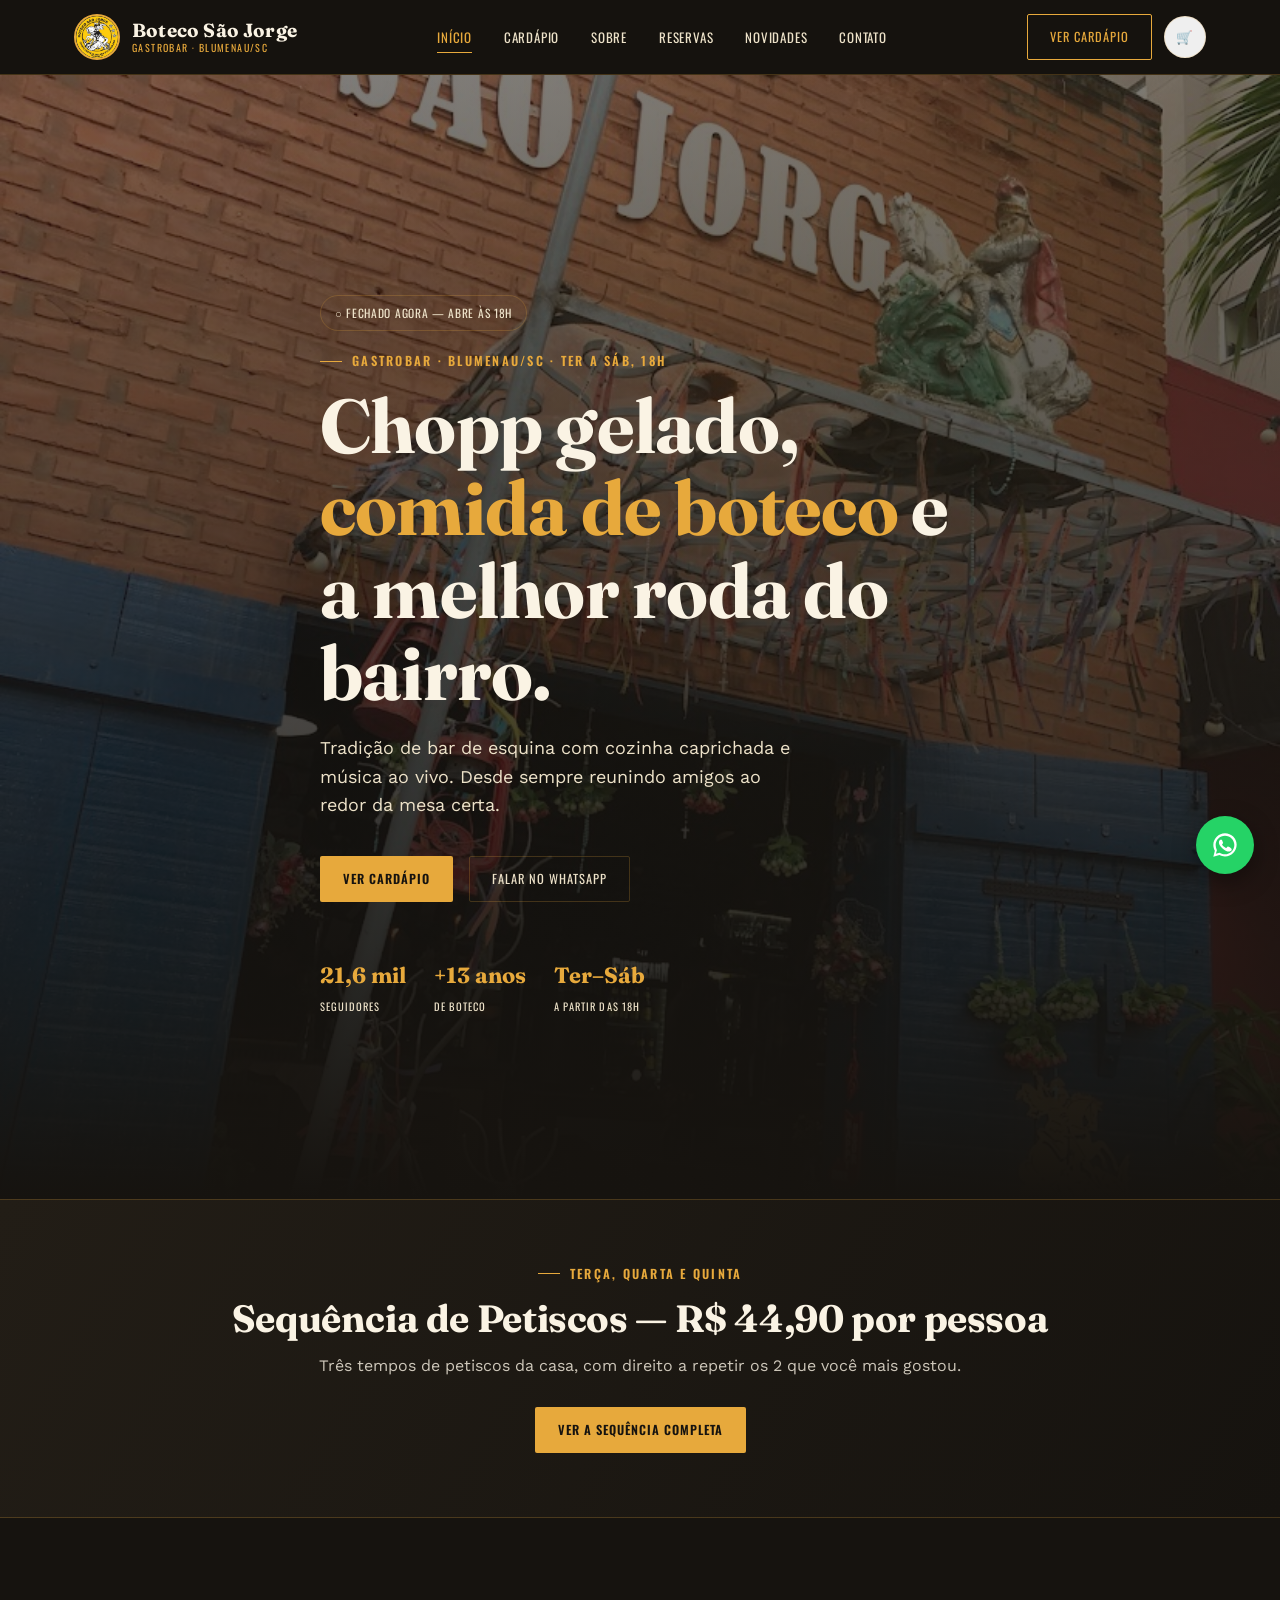
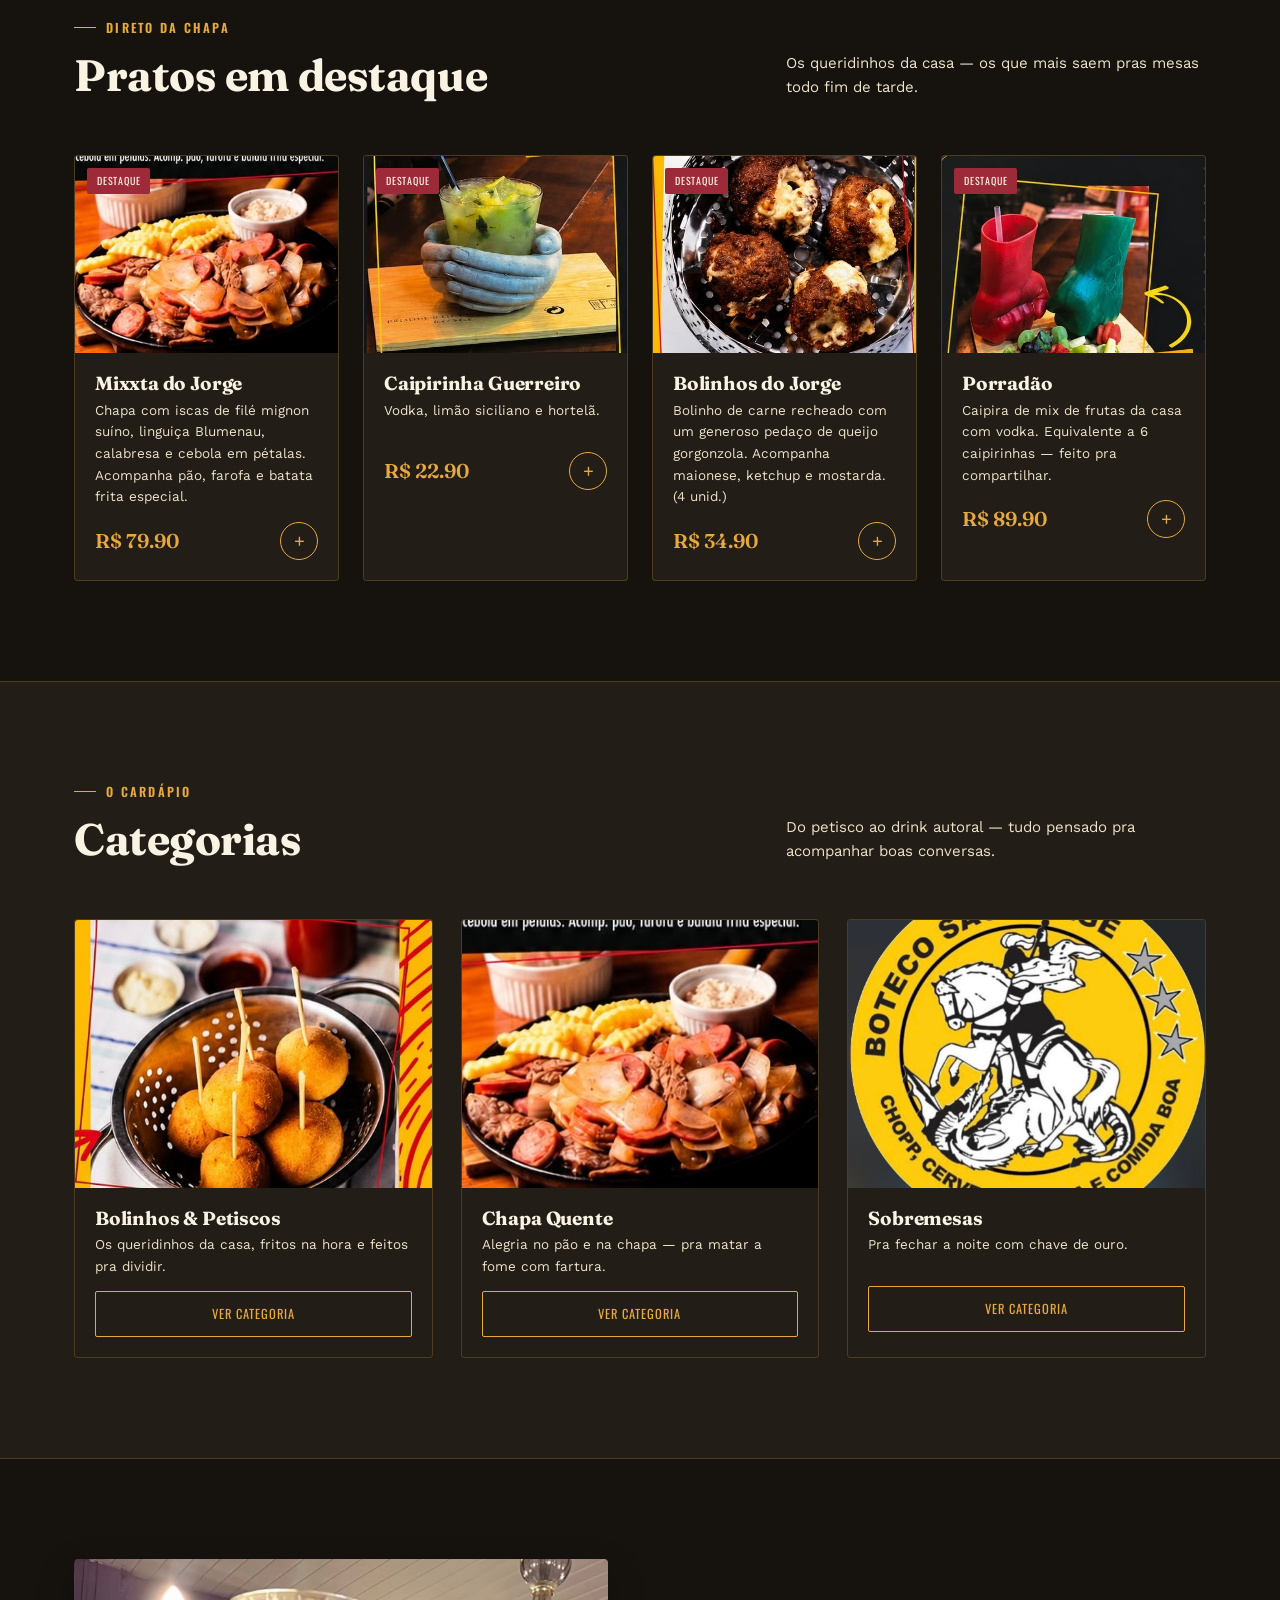
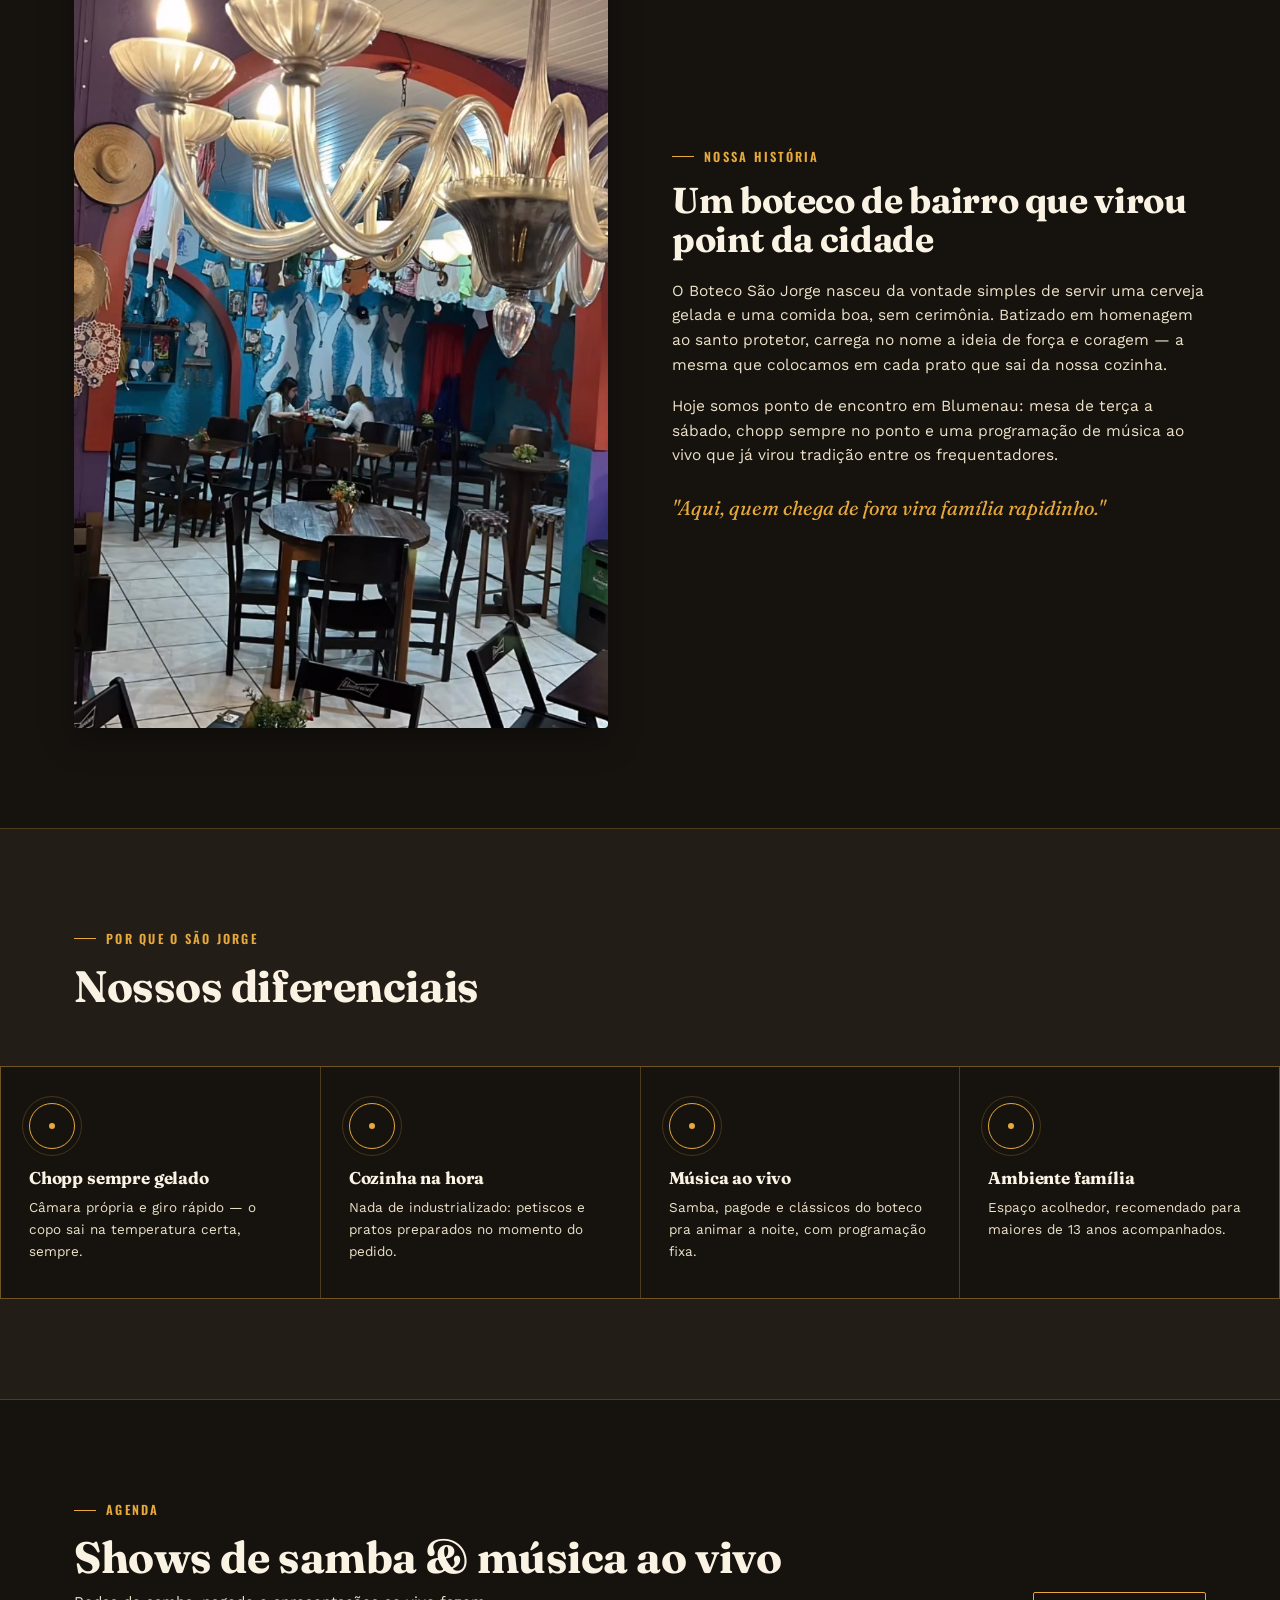
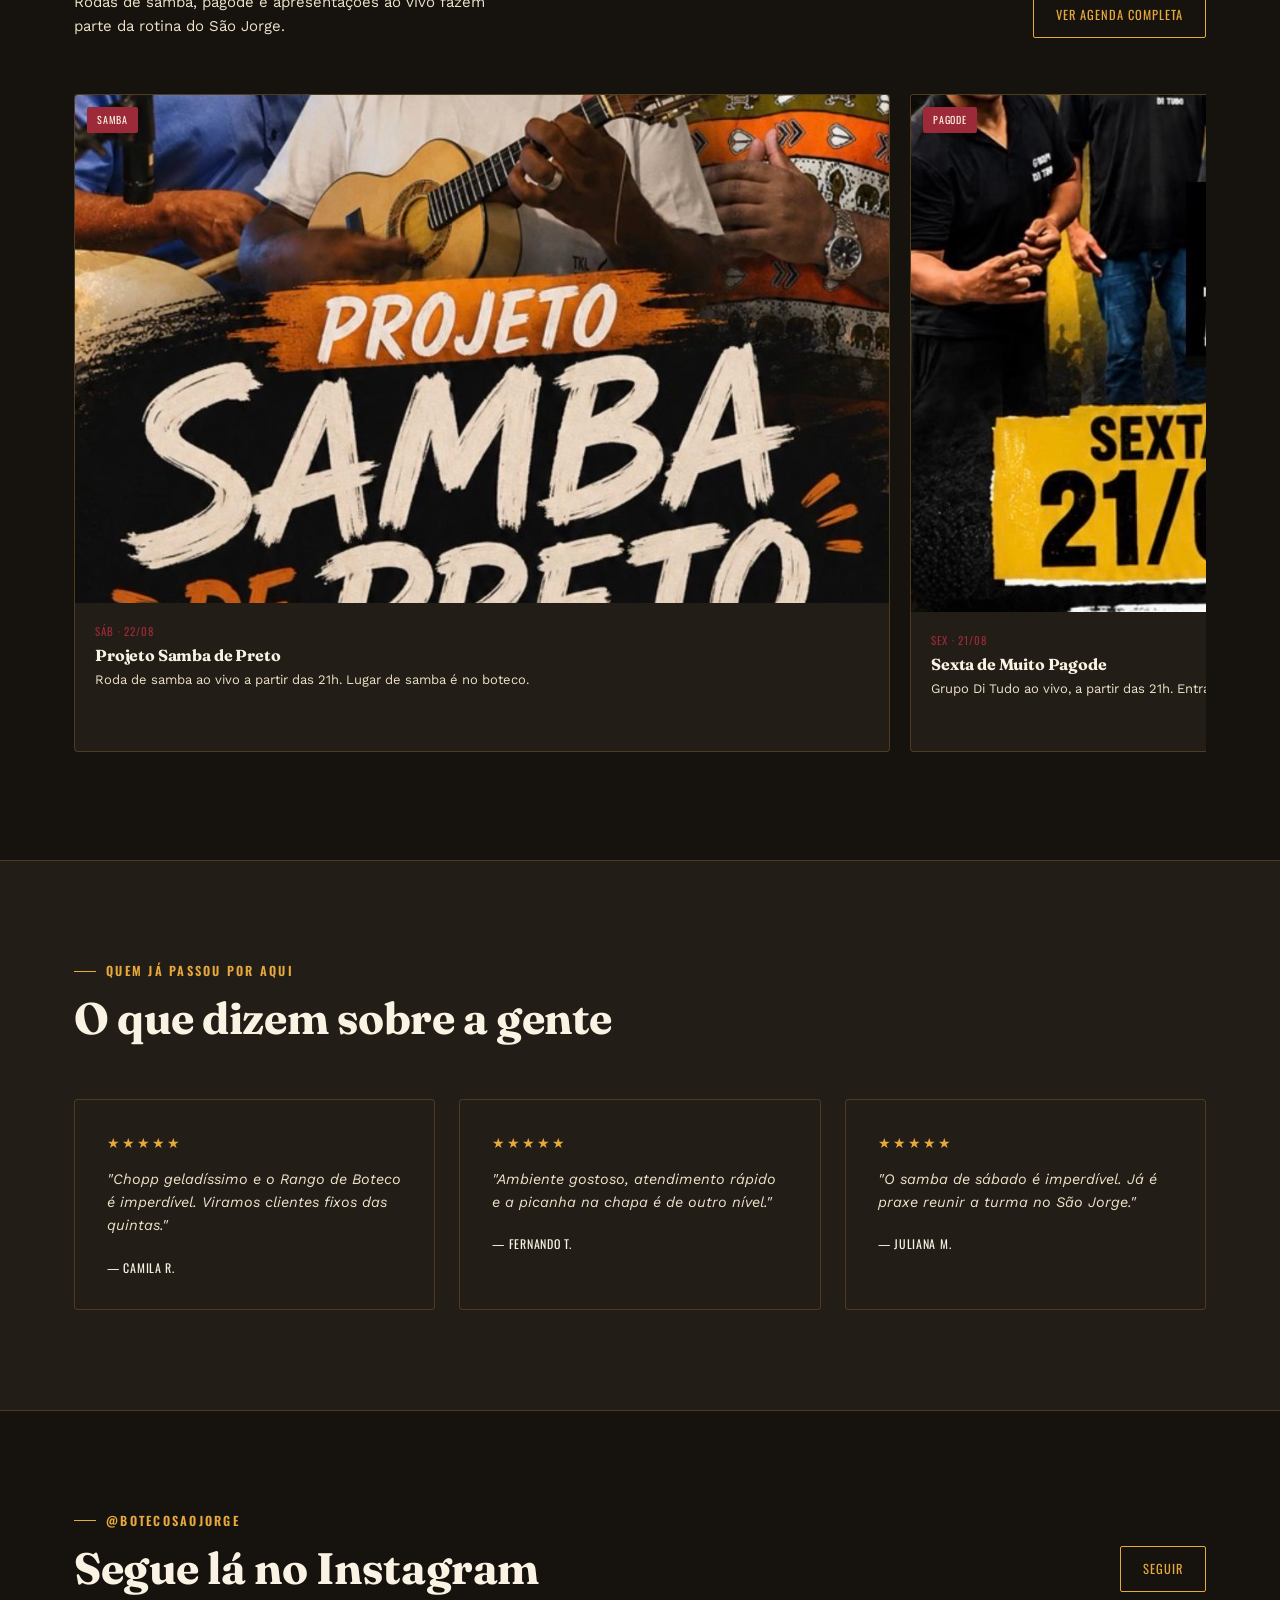
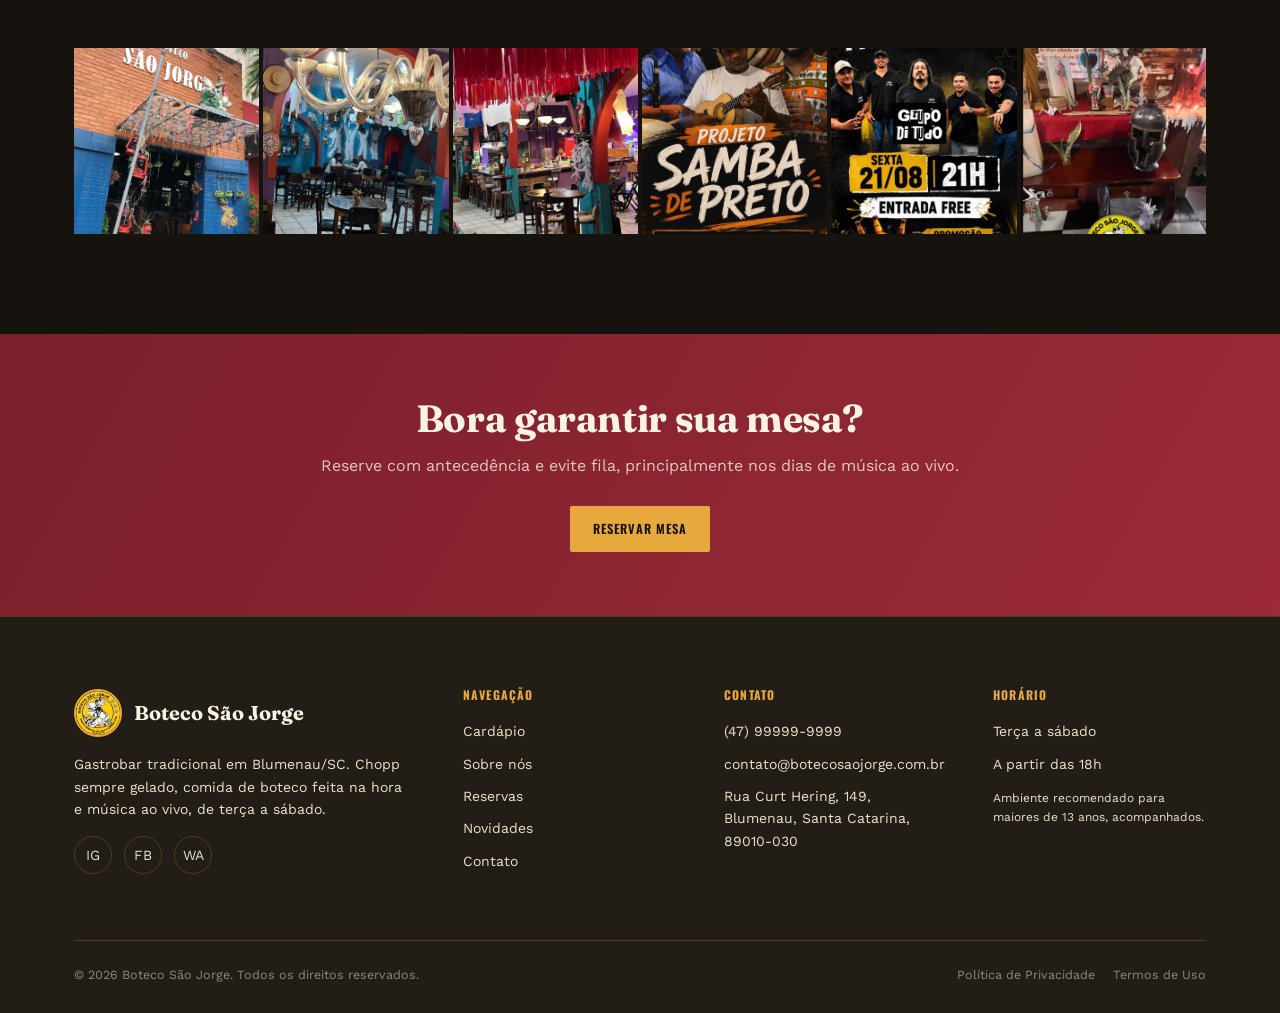
<file: restaurante-site/public/index.html>
<!DOCTYPE html>
<html lang="pt-BR">
<head>
<meta charset="UTF-8">
<meta name="viewport" content="width=device-width, initial-scale=1.0">
<title>Boteco São Jorge | Gastrobar em Blumenau/SC — Chopp gelado e comida de boteco</title>
<meta name="description" content="Boteco São Jorge, gastrobar tradicional em Blumenau/SC. Chopp sempre gelado, comida de boteco feita na hora e música ao vivo de terça a sábado, a partir das 18h.">
<link rel="canonical" href="https://www.botecosaojorge.com.br/">
<meta property="og:type" content="restaurant.menu">
<meta property="og:title" content="Boteco São Jorge | Gastrobar em Blumenau/SC">
<meta property="og:description" content="Chopp gelado, comida de boteco e música ao vivo. Terça a sábado, a partir das 18h.">
<meta property="og:image" content="https://www.botecosaojorge.com.br/images/logo-sao-jorge.jpg">
<meta property="og:url" content="https://www.botecosaojorge.com.br/">
<meta name="twitter:card" content="summary_large_image">
<link rel="icon" href="images/logo-sao-jorge.jpg">
<link rel="stylesheet" href="css/style.css">
<script type="application/ld+json">
{
  "@context": "https://schema.org",
  "@type": "Restaurant",
  "name": "Boteco São Jorge",
  "image": "https://www.botecosaojorge.com.br/images/logo-sao-jorge.jpg",
  "servesCuisine": "Comida de boteco, gastrobar",
  "priceRange": "$$",
  "telephone": "+55-47-99999-9999",
  "address": {
    "@type": "PostalAddress",
    "streetAddress": "Rua Curt Hering, 149",
    "addressLocality": "Blumenau",
    "addressRegion": "Santa Catarina",
    "postalCode": "89010-030",
    "addressCountry": "BR"
  },
  "openingHoursSpecification": [{
    "@type": "OpeningHoursSpecification",
    "dayOfWeek": ["Tuesday","Wednesday","Thursday","Friday","Saturday"],
    "opens": "18:00",
    "closes": "00:00"
  }],
  "menu": "https://www.botecosaojorge.com.br/cardapio.html",
  "sameAs": ["https://instagram.com/botecosaojorge", "https://facebook.com/botecosaojorge"]
}
</script>
<!-- Google Analytics 4 (placeholder) — substitua G-XXXXXXXXXX pelo seu ID -->
<!--
<script async src="https://www.googletagmanager.com/gtag/js?id=G-XXXXXXXXXX"></script>
<script>
  window.dataLayer = window.dataLayer || [];
  function gtag(){dataLayer.push(arguments);}
  gtag('js', new Date());
  gtag('config', 'G-XXXXXXXXXX');
</script>
-->
<!-- Google Search Console verification (placeholder) -->
<!-- <meta name="google-site-verification" content="SEU_CODIGO_AQUI"> -->
</head>
<body>

<header class="site-header">
  <div class="header-inner">
    <a href="index.html" class="brand">
      <img src="images/logo-sao-jorge.jpg" alt="Boteco São Jorge">
      <div class="brand-text">
        <strong>Boteco São Jorge</strong>
        <span>Gastrobar · Blumenau/SC</span>
      </div>
    </a>
    <nav class="main-nav">
      <a href="index.html" class="active">Início</a>
      <a href="cardapio.html">Cardápio</a>
      <a href="sobre.html">Sobre</a>
      <a href="reservas.html">Reservas</a>
      <a href="blog.html">Novidades</a>
      <a href="contato.html">Contato</a>
    </nav>
    <div class="header-actions">
      <a href="cardapio.html" class="btn btn-outline">Ver Cardápio</a>
      <button class="cart-btn" id="cartBtn" aria-label="Abrir carrinho">
        🛒<span class="cart-count" id="cartCount0" style="display:none">0</span>
      </button>
      <button class="hamburger" id="hamburgerBtn" aria-label="Abrir menu">
        <span></span><span></span><span></span>
      </button>
    </div>
  </div>
  <div class="mobile-nav" id="mobileNav">
    <a href="index.html">Início</a>
    <a href="cardapio.html">Cardápio</a>
    <a href="sobre.html">Sobre</a>
    <a href="reservas.html">Reservas</a>
    <a href="blog.html">Novidades</a>
    <a href="contato.html">Contato</a>
  </div>
</header>

<section class="hero">
  <div class="wrap hero-content">
    <span class="status-badge" id="openStatusBadge">● Aberto agora</span>
    <div class="eyebrow">Gastrobar · Blumenau/SC · Ter a Sáb, 18h</div>
    <h1>Chopp gelado, <em>comida de boteco</em> e a melhor roda do bairro.</h1>
    <p>Tradição de bar de esquina com cozinha caprichada e música ao vivo. Desde sempre reunindo amigos ao redor da mesa certa.</p>
    <div class="hero-ctas">
      <a href="cardapio.html" class="btn btn-primary">Ver Cardápio</a>
      <a href="https://wa.me/554799999999" target="_blank" rel="noopener" class="btn btn-ghost" data-wa-click>Falar no WhatsApp</a>
    </div>
    <div class="hero-badges">
      <div class="hero-badge"><div><strong>21,6 mil</strong><span>Seguidores</span></div></div>
      <div class="hero-badge"><div><strong>+13 anos</strong><span>De boteco</span></div></div>
      <div class="hero-badge"><div><strong>Ter–Sáb</strong><span>A partir das 18h</span></div></div>
    </div>
  </div>
</section>

<div class="cta-band" style="background:linear-gradient(120deg, var(--charcoal-soft) 0%, var(--charcoal) 100%); border-top:1px solid var(--line); border-bottom:1px solid var(--line);">
  <div class="wrap">
    <div class="eyebrow" style="justify-content:center;">Terça, quarta e quinta</div>
    <h2>Sequência de Petiscos — R$ 44,90 por pessoa</h2>
    <p>Três tempos de petiscos da casa, com direito a repetir os 2 que você mais gostou.</p>
    <a href="cardapio.html#petiscos" class="btn btn-primary">Ver a sequência completa</a>
  </div>
</div>

<section>
  <div class="wrap">
    <div class="section-head">
      <div>
        <div class="eyebrow">Direto da chapa</div>
        <h2>Pratos em destaque</h2>
      </div>
      <p>Os queridinhos da casa — os que mais saem pras mesas todo fim de tarde.</p>
    </div>
    <div class="grid-4" id="featuredDishes"></div>
  </div>
</section>

<section class="section-alt">
  <div class="wrap">
    <div class="section-head">
      <div>
        <div class="eyebrow">O cardápio</div>
        <h2>Categorias</h2>
      </div>
      <p>Do petisco ao drink autoral — tudo pensado pra acompanhar boas conversas.</p>
    </div>
    <div class="grid-3" id="categoryCards"></div>
  </div>
</section>

<section>
  <div class="wrap split">
    <img src="images/interior-boteco.jpg" alt="Ambiente interno do Boteco São Jorge" onerror="this.src='images/logo-sao-jorge.jpg'">
    <div class="split-text">
      <div class="eyebrow">Nossa história</div>
      <h2 style="margin-bottom:20px; font-size:36px;">Um boteco de bairro que virou point da cidade</h2>
      <p>O Boteco São Jorge nasceu da vontade simples de servir uma cerveja gelada e uma comida boa, sem cerimônia. Batizado em homenagem ao santo protetor, carrega no nome a ideia de força e coragem — a mesma que colocamos em cada prato que sai da nossa cozinha.</p>
      <p>Hoje somos ponto de encontro em Blumenau: mesa de terça a sábado, chopp sempre no ponto e uma programação de música ao vivo que já virou tradição entre os frequentadores.</p>
      <p class="signature">"Aqui, quem chega de fora vira família rapidinho."</p>
    </div>
  </div>
</section>

<section class="section-alt">
  <div class="wrap">
    <div class="section-head">
      <div>
        <div class="eyebrow">Por que o São Jorge</div>
        <h2>Nossos diferenciais</h2>
      </div>
    </div>
  </div>
  <div class="feat-grid">
    <div class="feat">
      <div class="medallion"></div>
      <h3>Chopp sempre gelado</h3>
      <p>Câmara própria e giro rápido — o copo sai na temperatura certa, sempre.</p>
    </div>
    <div class="feat">
      <div class="medallion"></div>
      <h3>Cozinha na hora</h3>
      <p>Nada de industrializado: petiscos e pratos preparados no momento do pedido.</p>
    </div>
    <div class="feat">
      <div class="medallion"></div>
      <h3>Música ao vivo</h3>
      <p>Samba, pagode e clássicos do boteco pra animar a noite, com programação fixa.</p>
    </div>
    <div class="feat">
      <div class="medallion"></div>
      <h3>Ambiente família</h3>
      <p>Espaço acolhedor, recomendado para maiores de 13 anos acompanhados.</p>
    </div>
  </div>
</section>

<section>
  <div class="wrap">
    <div class="section-head">
      <div>
        <div class="eyebrow">Agenda</div>
        <h2>Shows de samba & música ao vivo</h2>
        <p style="margin-top:8px;">Rodas de samba, pagode e apresentações ao vivo fazem parte da rotina do São Jorge.</p>
      </div>
      <a href="blog.html" class="btn btn-outline">Ver agenda completa</a>
    </div>
    <div class="event-strip" id="eventStrip"></div>
  </div>
</section>

<section class="section-alt">
  <div class="wrap">
    <div class="section-head">
      <div>
        <div class="eyebrow">Quem já passou por aqui</div>
        <h2>O que dizem sobre a gente</h2>
      </div>
    </div>
    <div class="testi-grid">
      <div class="testi">
        <div class="stars">★★★★★</div>
        <p>"Chopp geladíssimo e o Rango de Boteco é imperdível. Viramos clientes fixos das quintas."</p>
        <div class="testi-name">— Camila R.</div>
      </div>
      <div class="testi">
        <div class="stars">★★★★★</div>
        <p>"Ambiente gostoso, atendimento rápido e a picanha na chapa é de outro nível."</p>
        <div class="testi-name">— Fernando T.</div>
      </div>
      <div class="testi">
        <div class="stars">★★★★★</div>
        <p>"O samba de sábado é imperdível. Já é praxe reunir a turma no São Jorge."</p>
        <div class="testi-name">— Juliana M.</div>
      </div>
    </div>
  </div>
</section>

<section>
  <div class="wrap">
    <div class="section-head">
      <div>
        <div class="eyebrow">@botecosaojorge</div>
        <h2>Segue lá no Instagram</h2>
      </div>
      <a href="https://instagram.com/botecosaojorge" target="_blank" rel="noopener" class="btn btn-outline">Seguir</a>
    </div>
    <div class="insta-grid" id="instaGrid"></div>
  </div>
</section>

<div class="cta-band">
  <div class="wrap">
    <h2>Bora garantir sua mesa?</h2>
    <p>Reserve com antecedência e evite fila, principalmente nos dias de música ao vivo.</p>
    <a href="reservas.html" class="btn btn-primary">Reservar Mesa</a>
  </div>
</div>

<footer class="site-footer" id="footer"></footer>

<!-- Cart Drawer -->
<div class="cart-overlay" id="cartOverlay"></div>
<div class="cart-drawer" id="cartDrawer">
  <div class="cart-head">
    <h3>Seu pedido</h3>
    <button class="close-btn" id="closeCartBtn" aria-label="Fechar carrinho">✕</button>
  </div>
  <div class="cart-items" id="cartItems"></div>
  <div class="cart-summary">
    <div class="summary-row"><span>Subtotal</span><span id="cartSubtotal">R$ 0,00</span></div>
    <div class="summary-row total"><span>Total</span><span id="cartTotal">R$ 0,00</span></div>
    <button class="btn btn-primary" id="goCheckout" style="width:100%; justify-content:center; margin-top:16px;" disabled>Finalizar Pedido</button>
  </div>
</div>

<!-- Checkout Modal -->
<div class="modal-overlay" id="checkoutModal">
  <div class="modal">
    <div id="checkoutFormWrap">
      <h3>Finalizar pedido</h3>
      <form id="checkoutForm" novalidate>
        <div class="radio-row" style="margin-bottom:20px;">
          <div class="radio-opt selected" onclick="selectDelivery('retirada', this)">Retirar no local</div>
          <div class="radio-opt" onclick="selectDelivery('entrega', this)">Entrega</div>
        </div>
        <div class="form-group">
          <label for="custName">Nome completo</label>
          <input type="text" id="custName" name="custName" required>
          <div class="error-msg">Informe seu nome.</div>
        </div>
        <div class="form-group">
          <label for="custPhone">Telefone / WhatsApp</label>
          <input type="tel" id="custPhone" name="custPhone" required>
          <div class="error-msg">Informe um telefone válido.</div>
        </div>
        <div id="addressGroup" style="display:none;">
          <div class="form-group">
            <label for="custAddress">Endereço de entrega</label>
            <input type="text" id="custAddress" name="custAddress">
          </div>
          <div class="form-group">
            <label for="custComplement">Complemento</label>
            <input type="text" id="custComplement" name="custComplement">
          </div>
        </div>
        <div class="form-group">
          <label for="custPayment">Forma de pagamento</label>
          <select id="custPayment" name="custPayment">
            <option>Pix</option>
            <option>Cartão de crédito</option>
            <option>Cartão de débito</option>
            <option>Dinheiro</option>
          </select>
        </div>
        <div class="form-group">
          <label for="custNotes">Observações</label>
          <textarea id="custNotes" name="custNotes" rows="3"></textarea>
        </div>
        <div id="cartFeeRow" class="summary-row"><span>Taxa de entrega</span><span class="fee-val">R$ 0,00</span></div>
        <button type="submit" class="btn btn-primary" style="width:100%; justify-content:center; margin-top:10px;">Enviar pedido via WhatsApp</button>
      </form>
    </div>
    <div class="success-msg" id="checkoutSuccess" style="display:none;">
      <div class="medallion"></div>
      <h3>Pedido enviado!</h3>
      <p>Confirme o envio pelo WhatsApp que abrimos pra você. Em instantes nossa equipe confirma o pedido.</p>
      <button class="btn btn-outline" onclick="closeCheckout()" style="margin-top:20px;">Fechar</button>
    </div>
    <button class="close-btn" id="closeCheckoutBtn" style="position:absolute; top:24px; right:24px;">✕</button>
  </div>
</div>

<a href="https://wa.me/554799999999" target="_blank" rel="noopener" class="whatsapp-float" aria-label="Falar no WhatsApp" data-wa-click>
  <svg viewBox="0 0 24 24"><path d="M12 2C6.5 2 2 6.5 2 12c0 1.8.5 3.5 1.3 5L2 22l5.2-1.4c1.4.8 3.1 1.2 4.8 1.2 5.5 0 10-4.5 10-10S17.5 2 12 2zm0 18c-1.5 0-3-.4-4.3-1.2l-.3-.2-3.2.8.9-3.1-.2-.3C4.4 14.8 4 13.4 4 12c0-4.4 3.6-8 8-8s8 3.6 8 8-3.6 8-8 8zm4.4-5.9c-.2-.1-1.4-.7-1.7-.8-.2-.1-.4-.1-.6.1-.2.2-.6.8-.8 1-.1.2-.3.2-.5.1-.2-.1-1-.4-1.9-1.2-.7-.6-1.2-1.4-1.3-1.6-.1-.2 0-.4.1-.5.1-.1.3-.3.4-.5.1-.1.2-.3.2-.4.1-.2 0-.3 0-.5-.1-.1-.6-1.4-.8-1.9-.2-.5-.4-.4-.6-.4h-.5c-.2 0-.5.1-.7.3-.2.2-.9.9-.9 2.2s1 2.6 1.1 2.7c.1.2 2 3 4.7 4.2.7.3 1.2.5 1.6.6.7.2 1.3.2 1.8.1.5-.1 1.4-.6 1.6-1.1.2-.5.2-1 .1-1.1-.1-.2-.2-.2-.4-.3z"/></svg>
</a>

<div class="mobile-cta-bar">
  <a href="cardapio.html" class="mcta-btn primary">Ver Cardápio</a>
  <a href="https://wa.me/554799999999" target="_blank" rel="noopener" class="mcta-btn whatsapp" data-wa-click>WhatsApp</a>
</div>
<script src="js/data.js"></script>
<script src="js/footer.js"></script>
<script src="js/app.js"></script>
<script>
  document.getElementById("cartCount0").id = "cartCountPlaceholder";
  // Featured dishes (one per category, first item)
  const featured = document.getElementById("featuredDishes");
  const picks = [MENU[1].items[0], MENU[3].items[1], MENU[0].items[1], MENU[3].items[2]];
  featured.innerHTML = picks.map(i => `
    <div class="dish-card">
      <div class="dish-img"><img src="images/dishes/${i.img}" alt="${i.name}" onerror="this.src='images/logo-sao-jorge.jpg'"><span class="dish-tag">Destaque</span></div>
      <div class="dish-body">
        <h3>${i.name}</h3><p>${i.desc}</p>
        <div class="dish-row"><span class="price">R$ ${i.price.toFixed(2)}</span>
        <button class="add-btn" aria-label="Adicionar" onclick='addToCart(${JSON.stringify(i)})'>+</button></div>
      </div>
    </div>`).join("");

  // Category cards
  const catWrap = document.getElementById("categoryCards");
  catWrap.innerHTML = MENU.slice(0,3).map(c => `
    <div class="dish-card">
      <div class="dish-img"><img src="images/dishes/${c.items[0].img}" alt="${c.category}" onerror="this.src='images/logo-sao-jorge.jpg'"></div>
      <div class="dish-body">
        <h3>${c.category}</h3><p>${c.desc}</p>
        <a href="cardapio.html#${c.slug}" class="btn btn-outline" style="width:100%; justify-content:center;">Ver categoria</a>
      </div>
    </div>`).join("");

  // Events strip (shows de samba, pagode e música ao vivo)
  document.getElementById("eventStrip").innerHTML = EVENTS.map(e => `
    <div class="event-card">
      <div class="dish-img"><img src="images/dishes/${e.img}" alt="${e.name}" onerror="this.onerror=null;this.src='images/logo-sao-jorge.jpg'"><span class="dish-tag">${e.tag}</span></div>
      <div class="dish-body"><div class="event-day">${e.day}</div><h3 style="font-size:16px">${e.name}</h3><p style="font-size:13px; color:var(--cream-dim); margin-top:6px;">${e.desc}</p></div>
    </div>`).join("");

  // Instagram grid (fotos reais do local e dos eventos)
  const instaPhotos = [
    "images/hero-bg.jpg", "images/interior-boteco.jpg", "images/bar-interior.jpg",
    "images/dishes/evento-samba.jpg", "images/dishes/evento-pagode.jpg", "images/altar-sao-jorge.jpg"
  ];
  document.getElementById("instaGrid").innerHTML = instaPhotos.map(src => `
    <a href="https://instagram.com/botecosaojorge" target="_blank" rel="noopener">
      <img src="${src}" alt="Post do Instagram" onerror="this.onerror=null;this.src='images/logo-sao-jorge.jpg'">
    </a>`).join("");
</script>
</body>
</html>
</file>
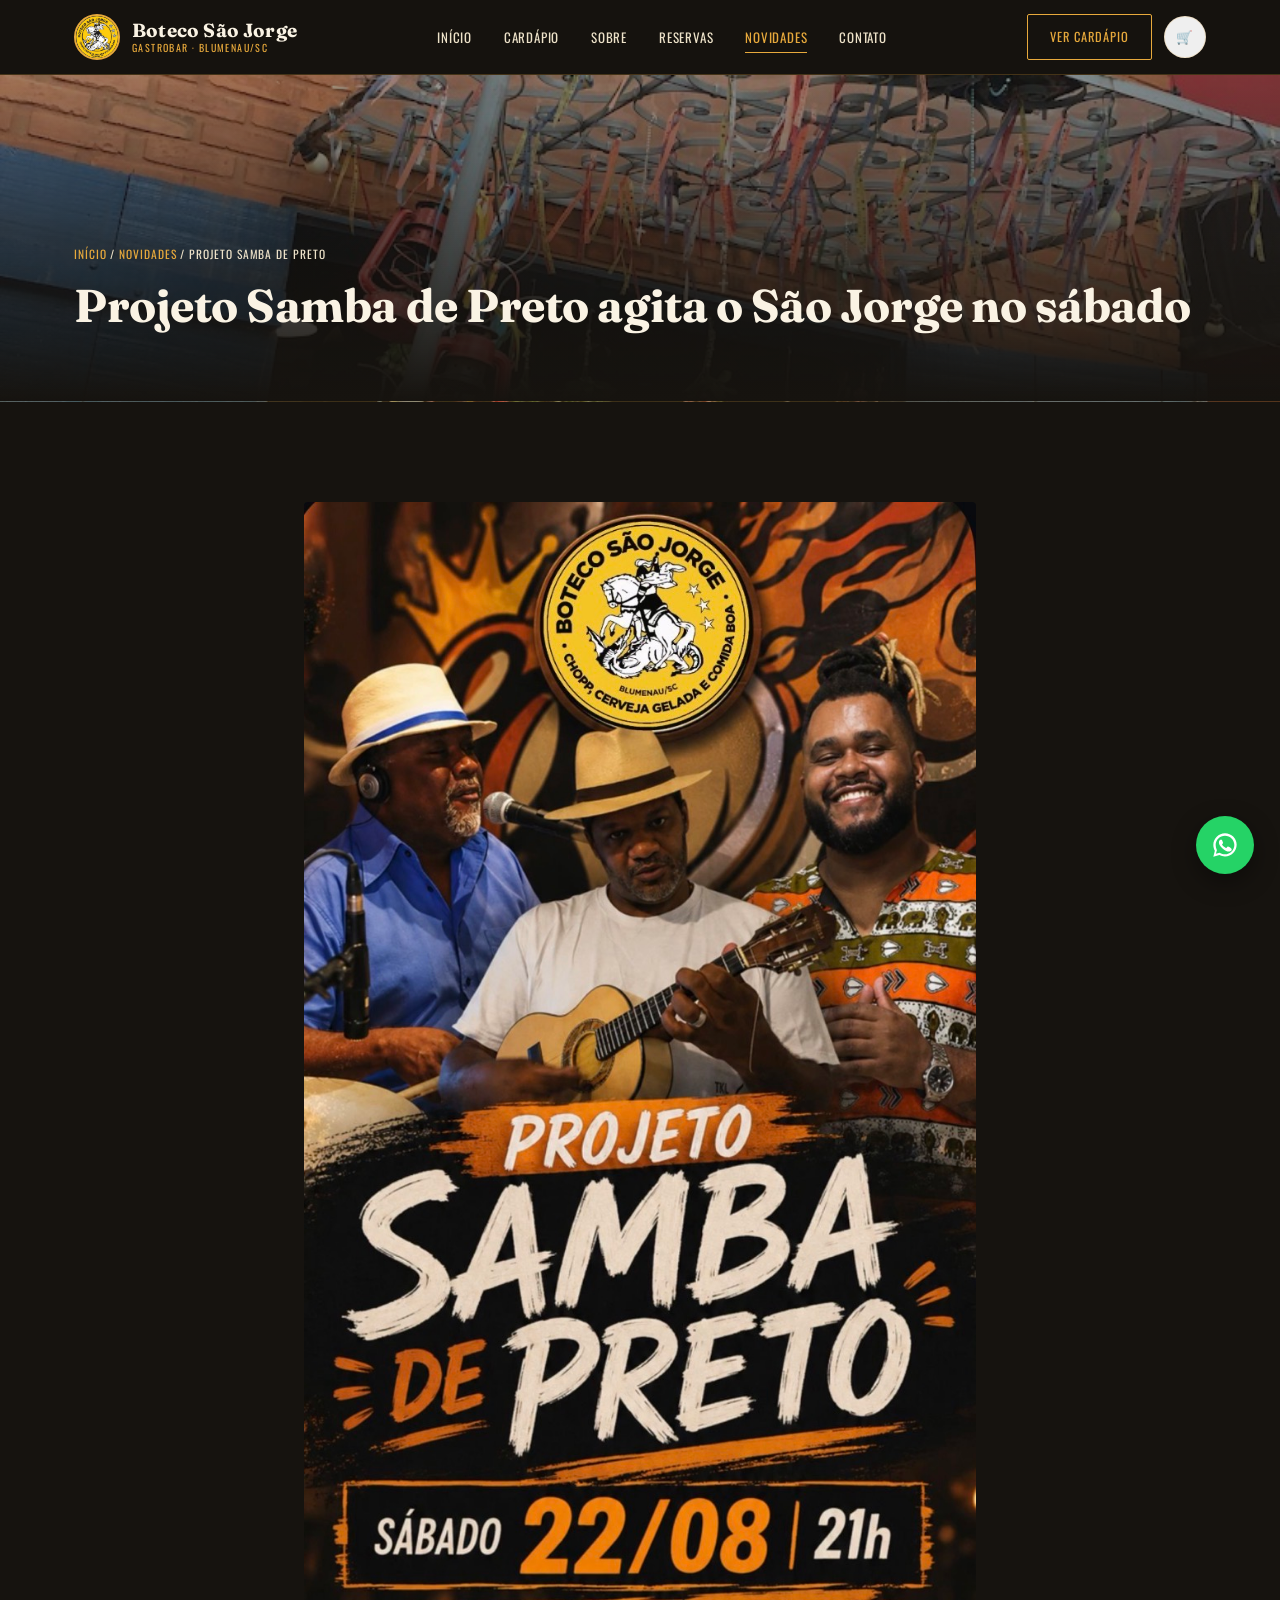
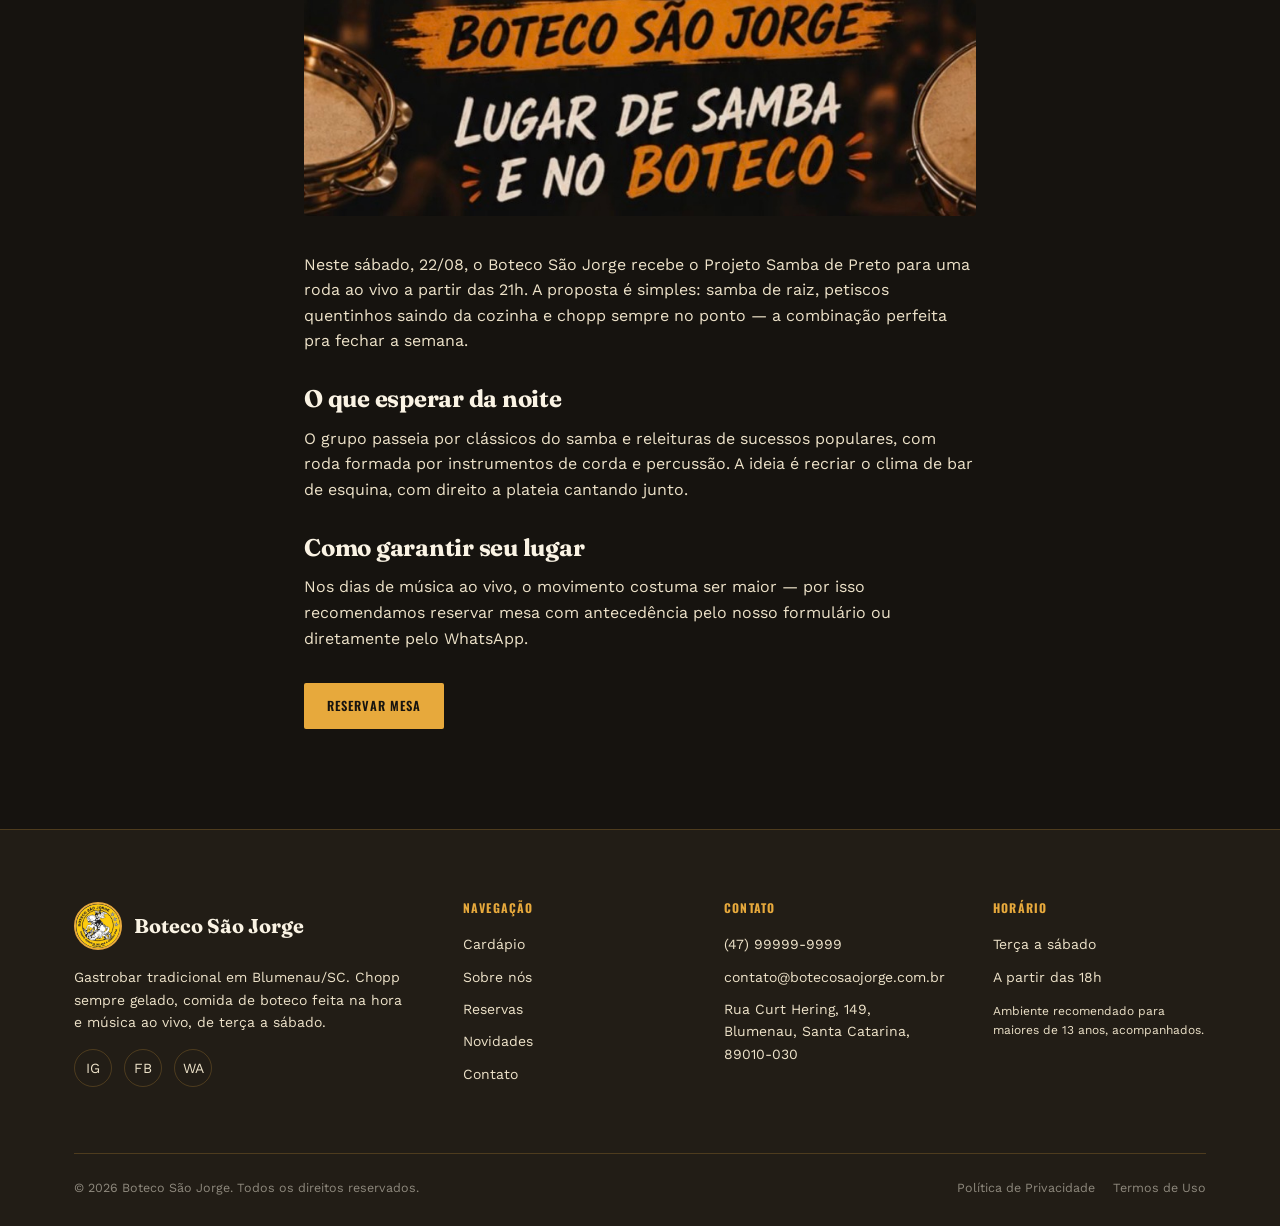
<file: restaurante-site/public/blog-post.html>
<!DOCTYPE html>
<html lang="pt-BR">
<head>
<meta charset="UTF-8">
<meta name="viewport" content="width=device-width, initial-scale=1.0">
<title>Projeto Samba de Preto agita o São Jorge no sábado | Boteco São Jorge</title>
<meta name="description" content="Roda de samba ao vivo a partir das 21h no Boteco São Jorge — saiba o que esperar da noite de sábado.">
<link rel="canonical" href="https://www.botecosaojorge.com.br/blog/projeto-samba-de-preto">
<link rel="icon" href="images/logo-sao-jorge.jpg">
<link rel="stylesheet" href="css/style.css">
<style>.post-body{max-width:720px; margin:0 auto;} .post-body p{color:var(--cream-dim); margin-bottom:20px; font-size:16px;} .post-body h2{color:var(--cream); font-size:24px; margin:32px 0 14px;}</style>
</head>
<body>

<header class="site-header">
  <div class="header-inner">
    <a href="index.html" class="brand">
      <img src="images/logo-sao-jorge.jpg" alt="Boteco São Jorge">
      <div class="brand-text"><strong>Boteco São Jorge</strong><span>Gastrobar · Blumenau/SC</span></div>
    </a>
    <nav class="main-nav">
      <a href="index.html">Início</a><a href="cardapio.html">Cardápio</a><a href="sobre.html">Sobre</a>
      <a href="reservas.html">Reservas</a><a href="blog.html" class="active">Novidades</a><a href="contato.html">Contato</a>
    </nav>
    <div class="header-actions">
      <a href="cardapio.html" class="btn btn-outline">Ver Cardápio</a>
      <button class="cart-btn" id="cartBtn" aria-label="Abrir carrinho">🛒<span class="cart-count" style="display:none">0</span></button>
      <button class="hamburger" id="hamburgerBtn" aria-label="Abrir menu"><span></span><span></span><span></span></button>
    </div>
  </div>
  <div class="mobile-nav" id="mobileNav">
    <a href="index.html">Início</a><a href="cardapio.html">Cardápio</a><a href="sobre.html">Sobre</a>
    <a href="reservas.html">Reservas</a><a href="blog.html">Novidades</a><a href="contato.html">Contato</a>
  </div>
</header>

<section class="page-hero">
  <div class="wrap">
    <div class="breadcrumb"><a href="index.html">Início</a> / <a href="blog.html">Novidades</a> / Projeto Samba de Preto</div>
    <h1 style="font-size:clamp(30px,4.4vw,46px);">Projeto Samba de Preto agita o São Jorge no sábado</h1>
  </div>
</section>

<section>
  <div class="wrap post-body">
    <img src="images/dishes/evento-samba.jpg" alt="Roda de samba no Boteco São Jorge" style="border-radius:4px; margin-bottom:36px;" onerror="this.src='images/logo-sao-jorge.jpg'">
    <p>Neste sábado, 22/08, o Boteco São Jorge recebe o Projeto Samba de Preto para uma roda ao vivo a partir das 21h. A proposta é simples: samba de raiz, petiscos quentinhos saindo da cozinha e chopp sempre no ponto — a combinação perfeita pra fechar a semana.</p>
    <h2>O que esperar da noite</h2>
    <p>O grupo passeia por clássicos do samba e releituras de sucessos populares, com roda formada por instrumentos de corda e percussão. A ideia é recriar o clima de bar de esquina, com direito a plateia cantando junto.</p>
    <h2>Como garantir seu lugar</h2>
    <p>Nos dias de música ao vivo, o movimento costuma ser maior — por isso recomendamos reservar mesa com antecedência pelo nosso formulário ou diretamente pelo WhatsApp.</p>
    <a href="reservas.html" class="btn btn-primary" style="margin-top:12px;">Reservar Mesa</a>
  </div>
</section>

<footer class="site-footer" id="footer"></footer>

<a href="https://wa.me/554799999999" target="_blank" rel="noopener" class="whatsapp-float" aria-label="Falar no WhatsApp" data-wa-click>
  <svg viewBox="0 0 24 24"><path d="M12 2C6.5 2 2 6.5 2 12c0 1.8.5 3.5 1.3 5L2 22l5.2-1.4c1.4.8 3.1 1.2 4.8 1.2 5.5 0 10-4.5 10-10S17.5 2 12 2zm0 18c-1.5 0-3-.4-4.3-1.2l-.3-.2-3.2.8.9-3.1-.2-.3C4.4 14.8 4 13.4 4 12c0-4.4 3.6-8 8-8s8 3.6 8 8-3.6 8-8 8zm4.4-5.9c-.2-.1-1.4-.7-1.7-.8-.2-.1-.4-.1-.6.1-.2.2-.6.8-.8 1-.1.2-.3.2-.5.1-.2-.1-1-.4-1.9-1.2-.7-.6-1.2-1.4-1.3-1.6-.1-.2 0-.4.1-.5.1-.1.3-.3.4-.5.1-.1.2-.3.2-.4.1-.2 0-.3 0-.5-.1-.1-.6-1.4-.8-1.9-.2-.5-.4-.4-.6-.4h-.5c-.2 0-.5.1-.7.3-.2.2-.9.9-.9 2.2s1 2.6 1.1 2.7c.1.2 2 3 4.7 4.2.7.3 1.2.5 1.6.6.7.2 1.3.2 1.8.1.5-.1 1.4-.6 1.6-1.1.2-.5.2-1 .1-1.1-.1-.2-.2-.2-.4-.3z"/></svg>
</a>

<div class="mobile-cta-bar">
  <a href="cardapio.html" class="mcta-btn primary">Ver Cardápio</a>
  <a href="https://wa.me/554799999999" target="_blank" rel="noopener" class="mcta-btn whatsapp" data-wa-click>WhatsApp</a>
</div>
<script src="js/data.js"></script>
<script src="js/footer.js"></script>
<script src="js/app.js"></script>
</body>
</html>
</file>
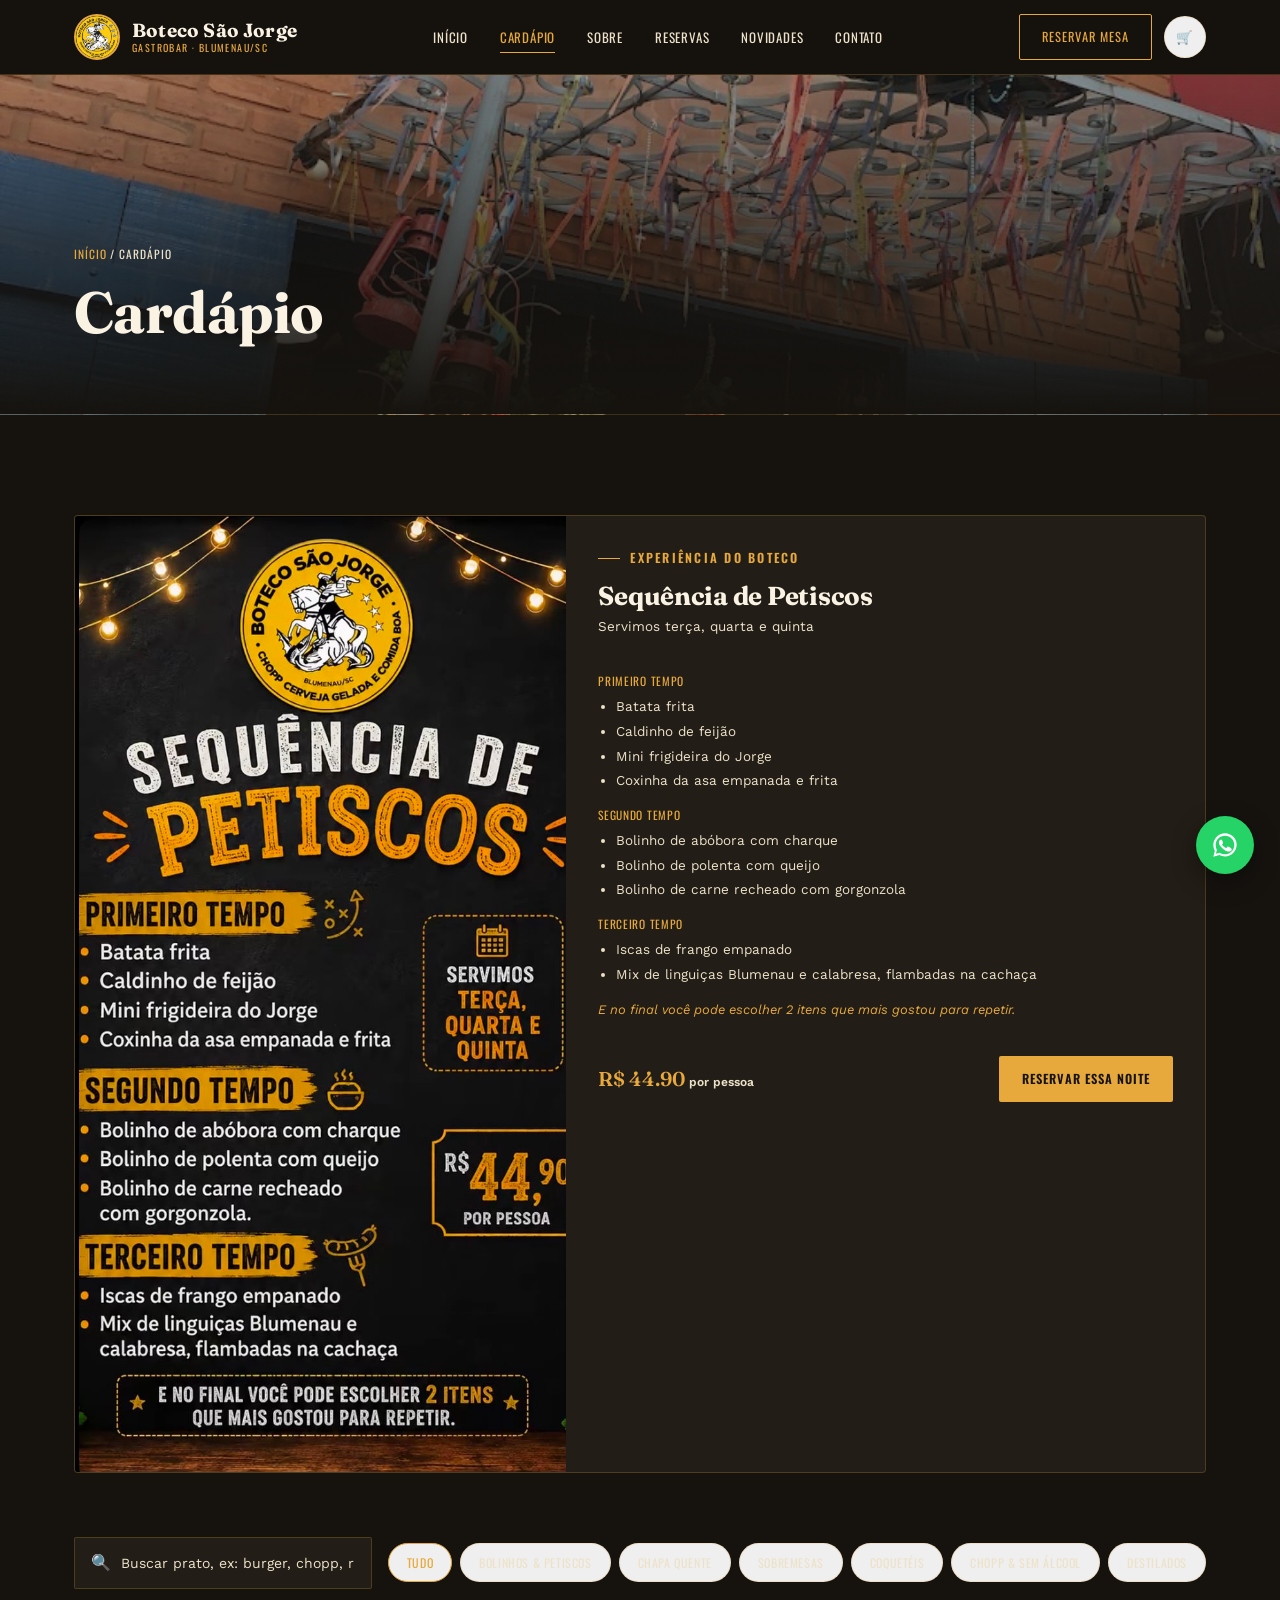
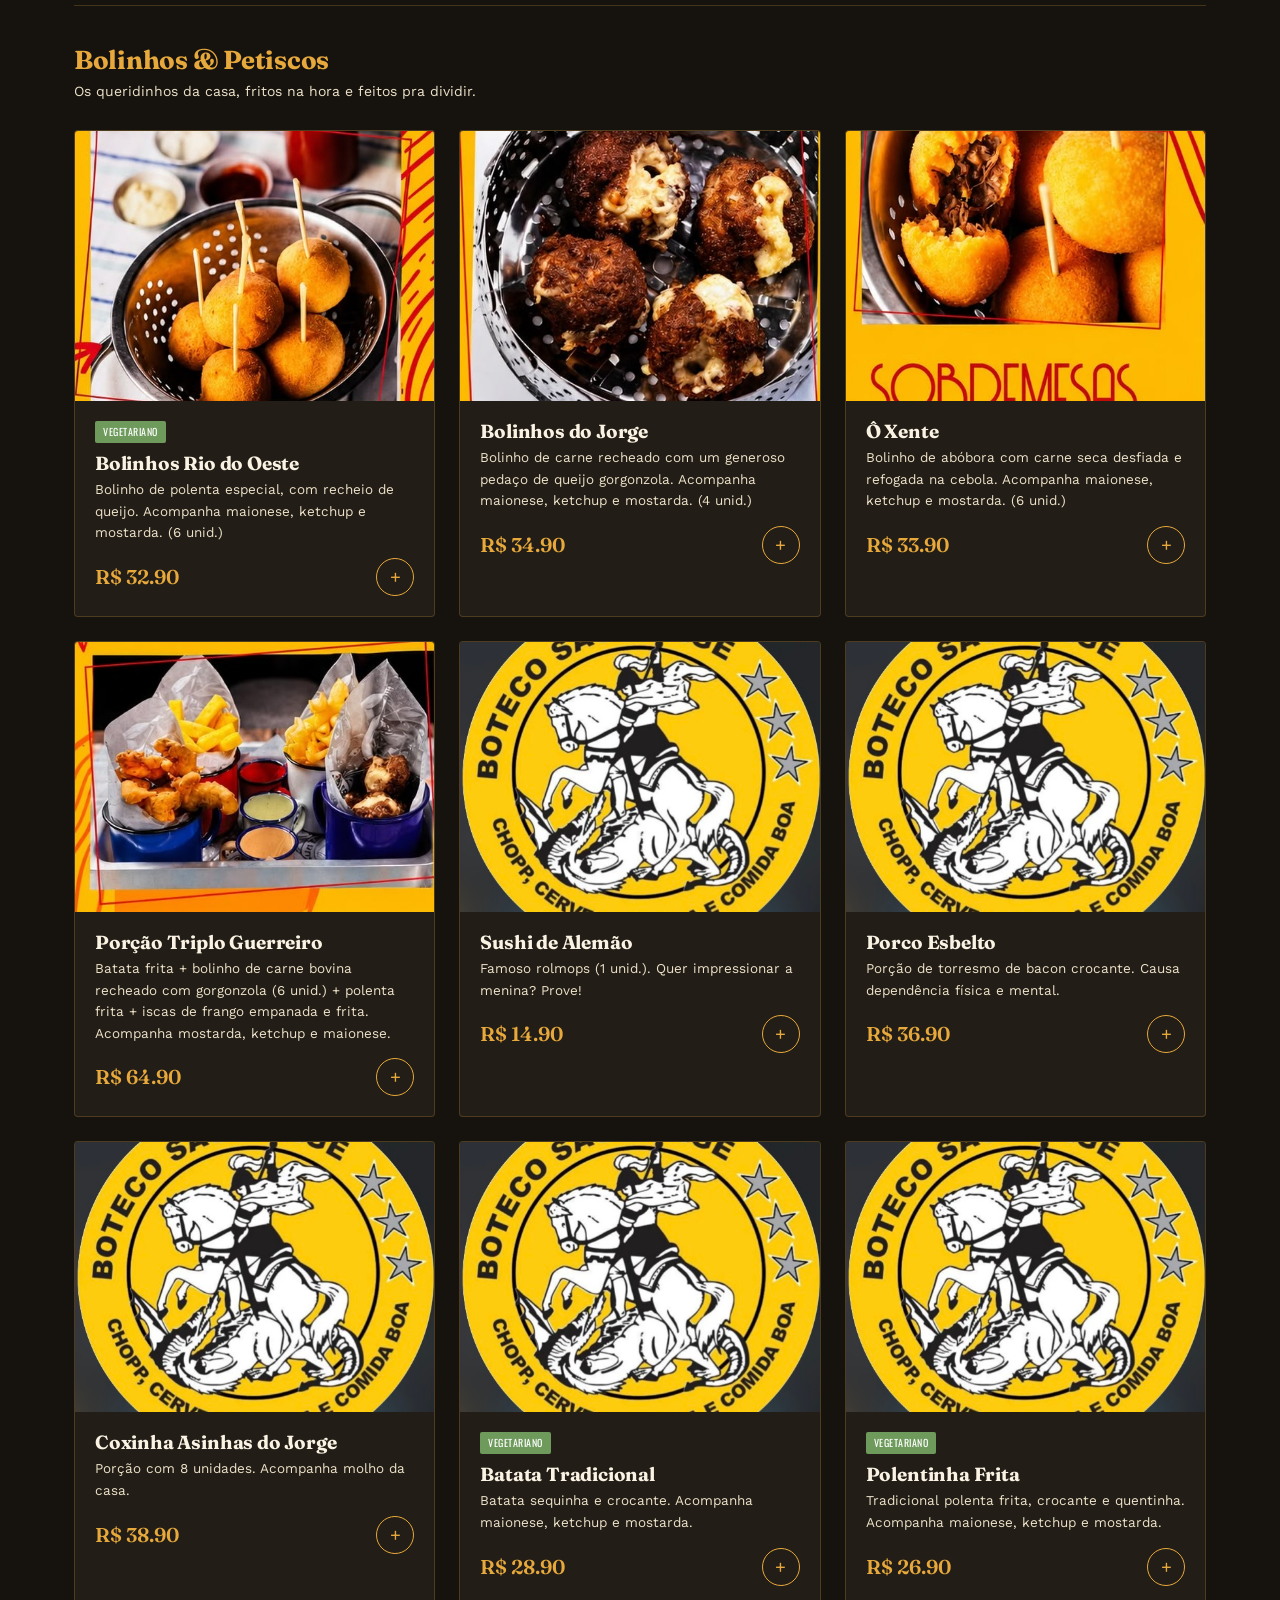
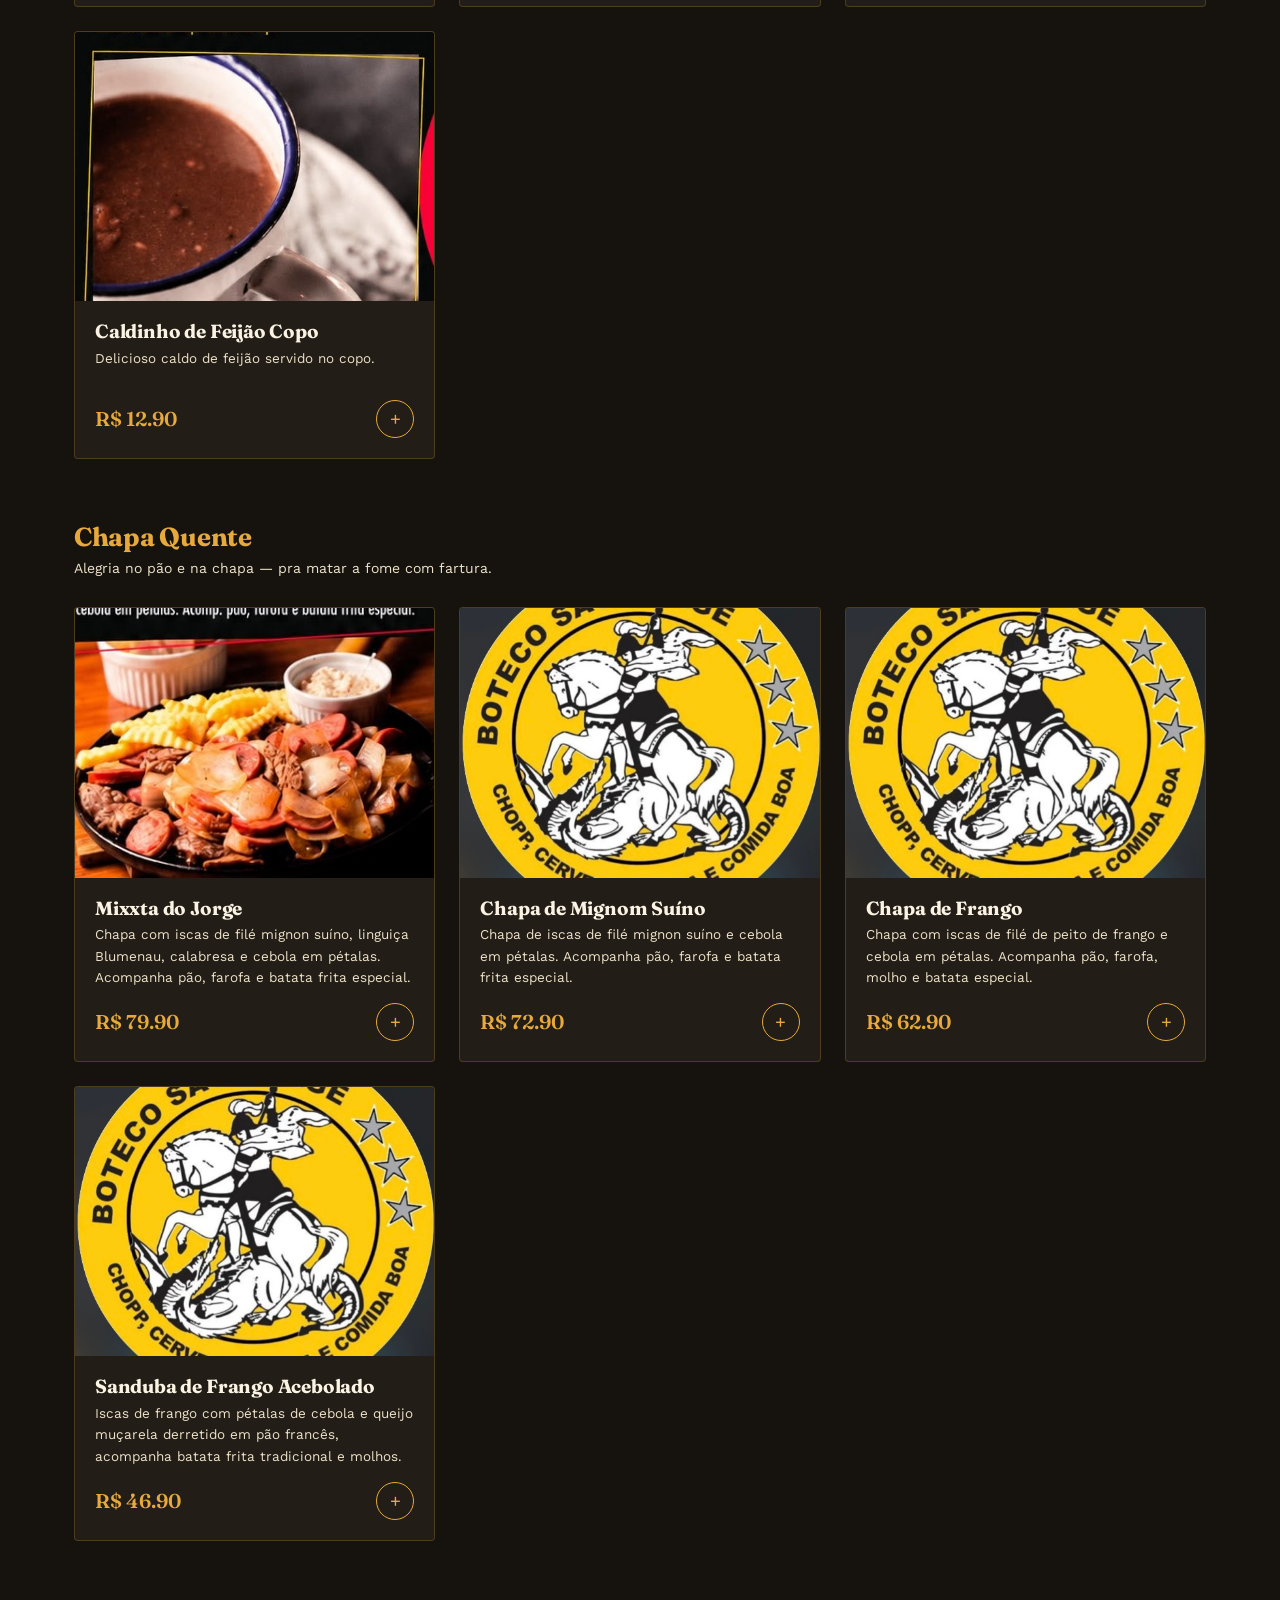
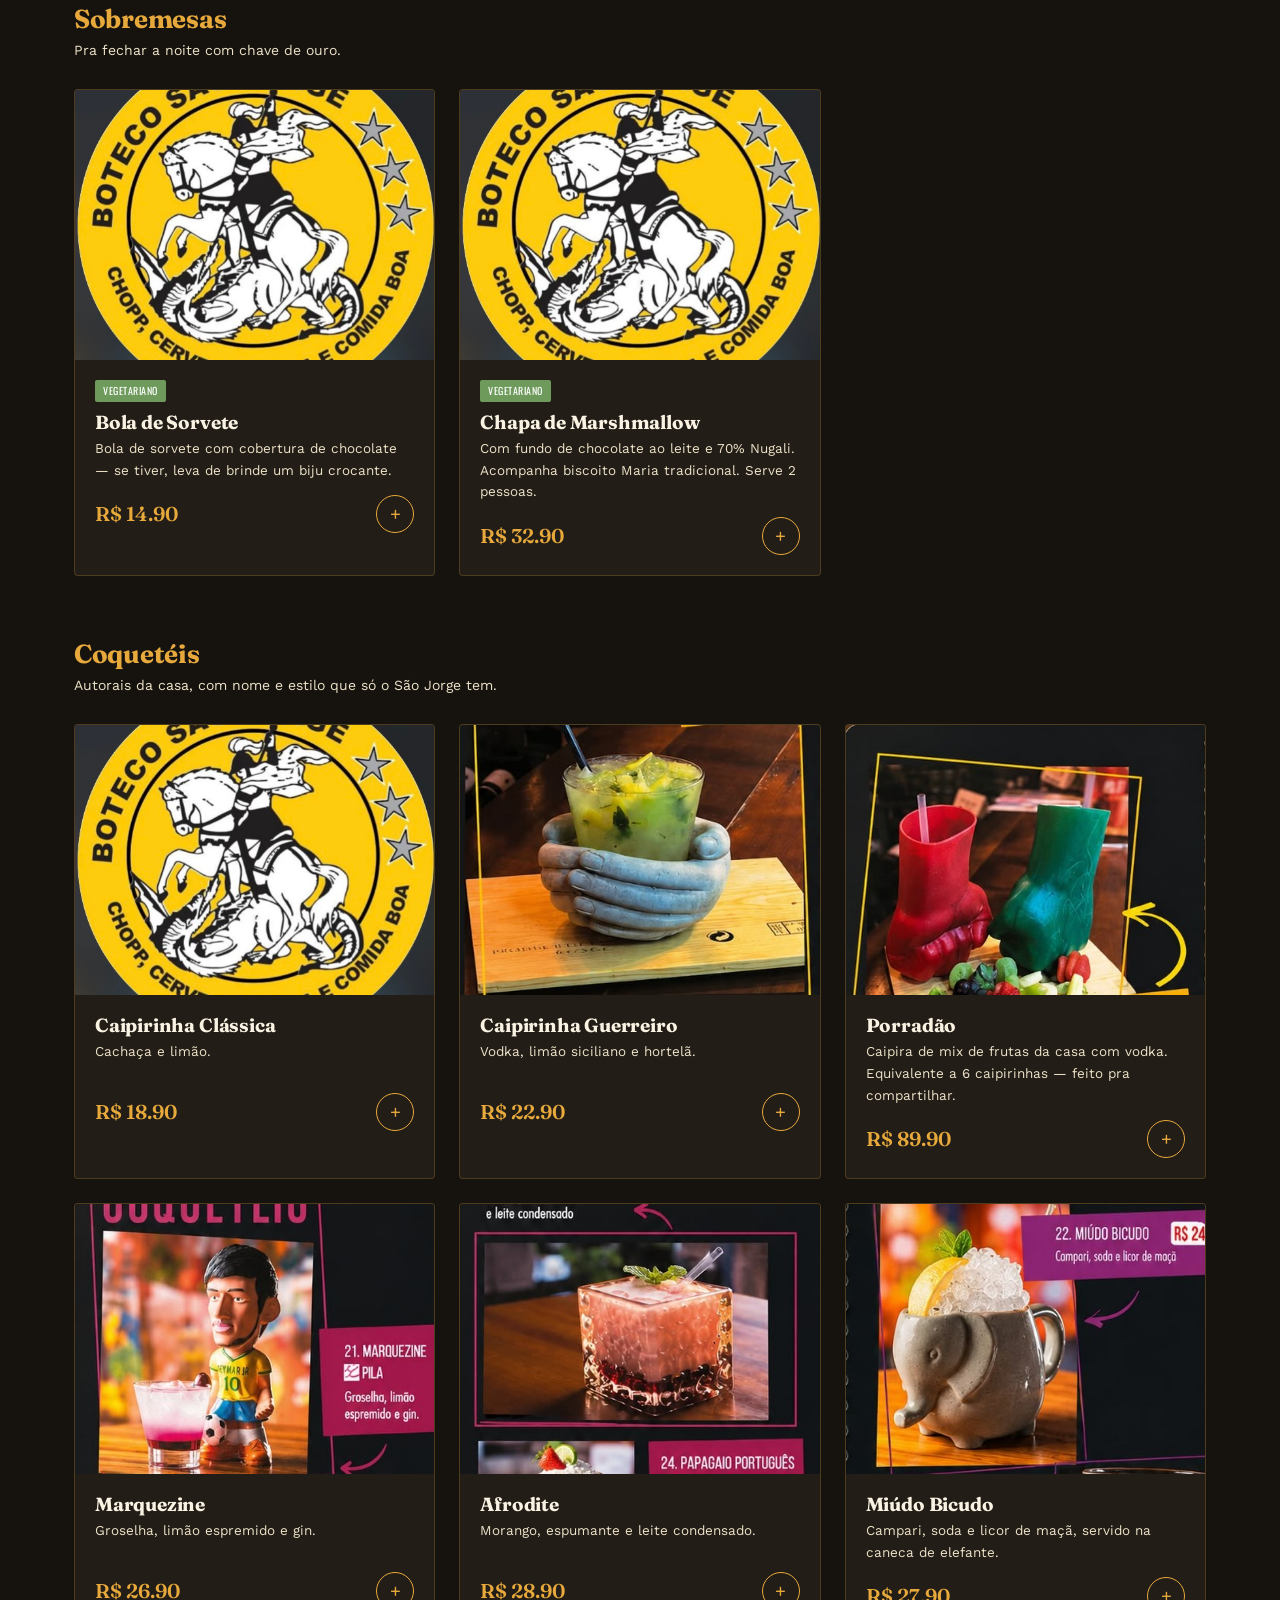
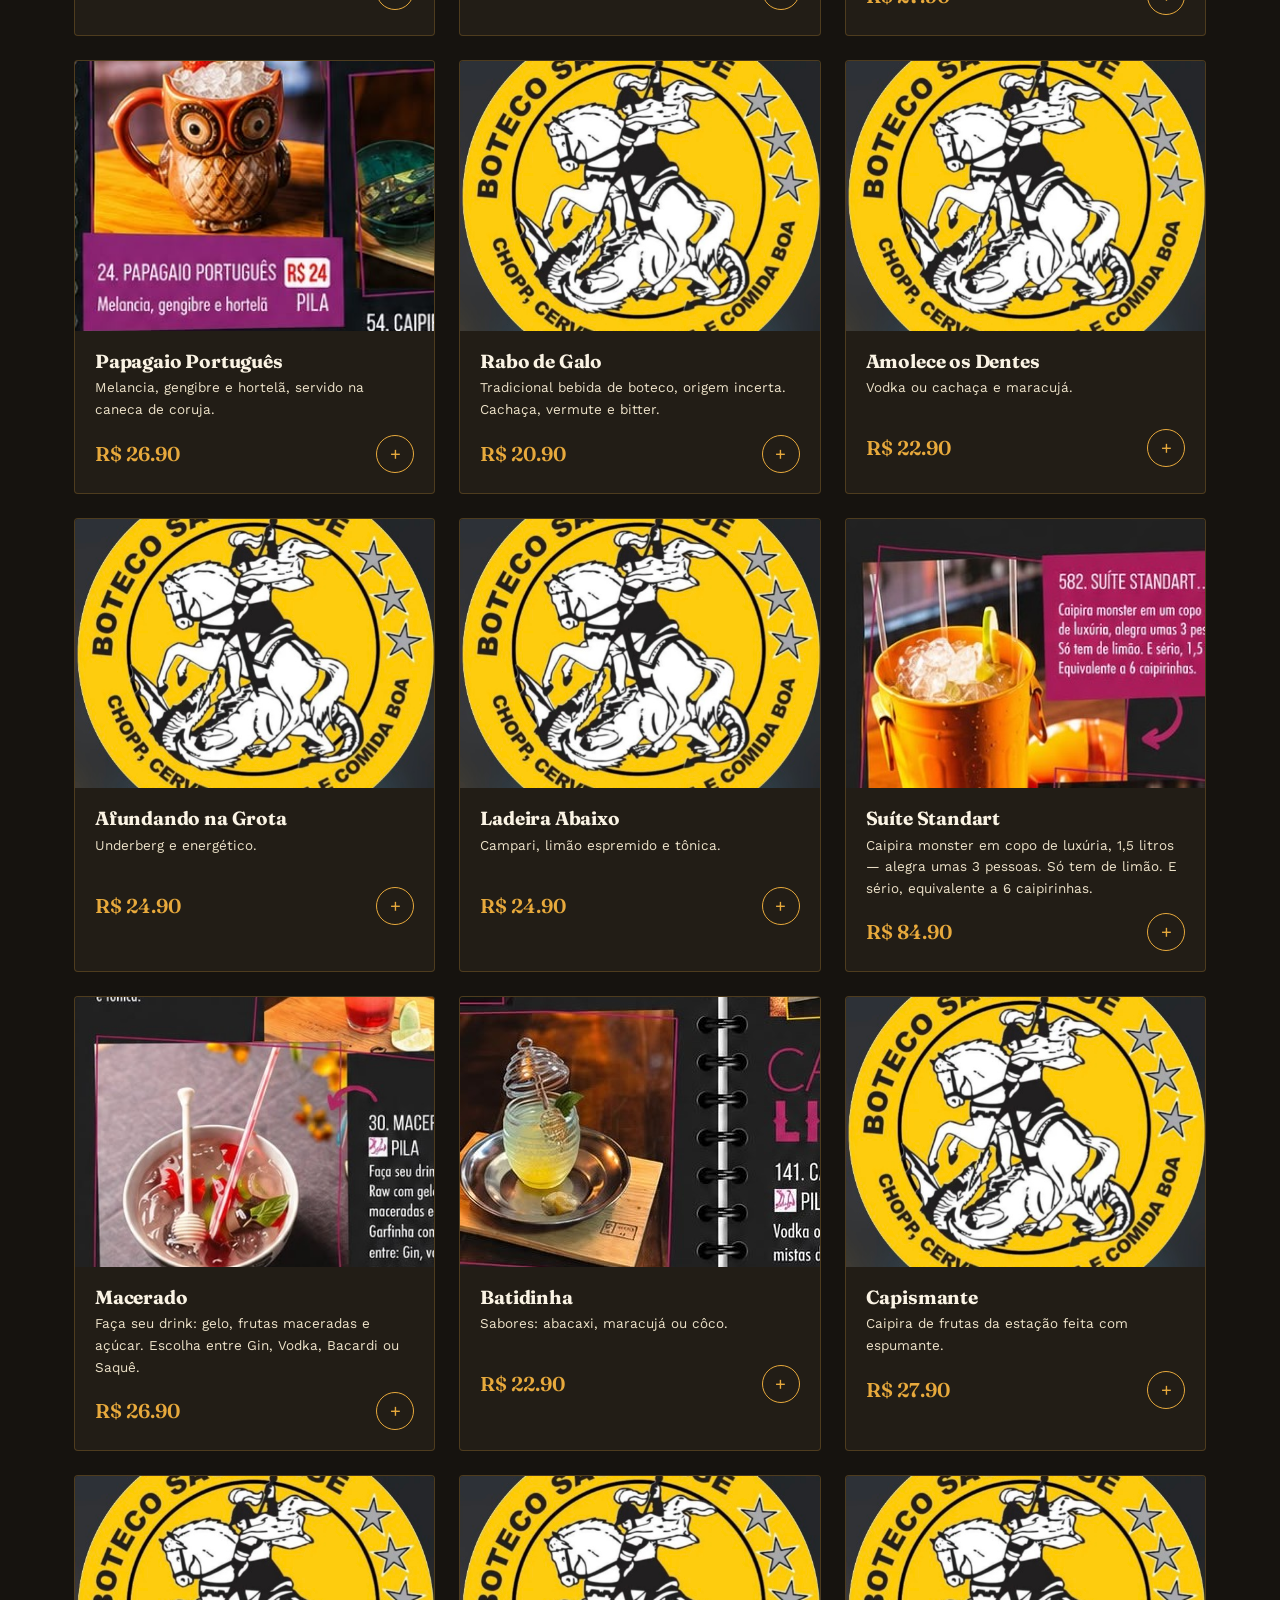
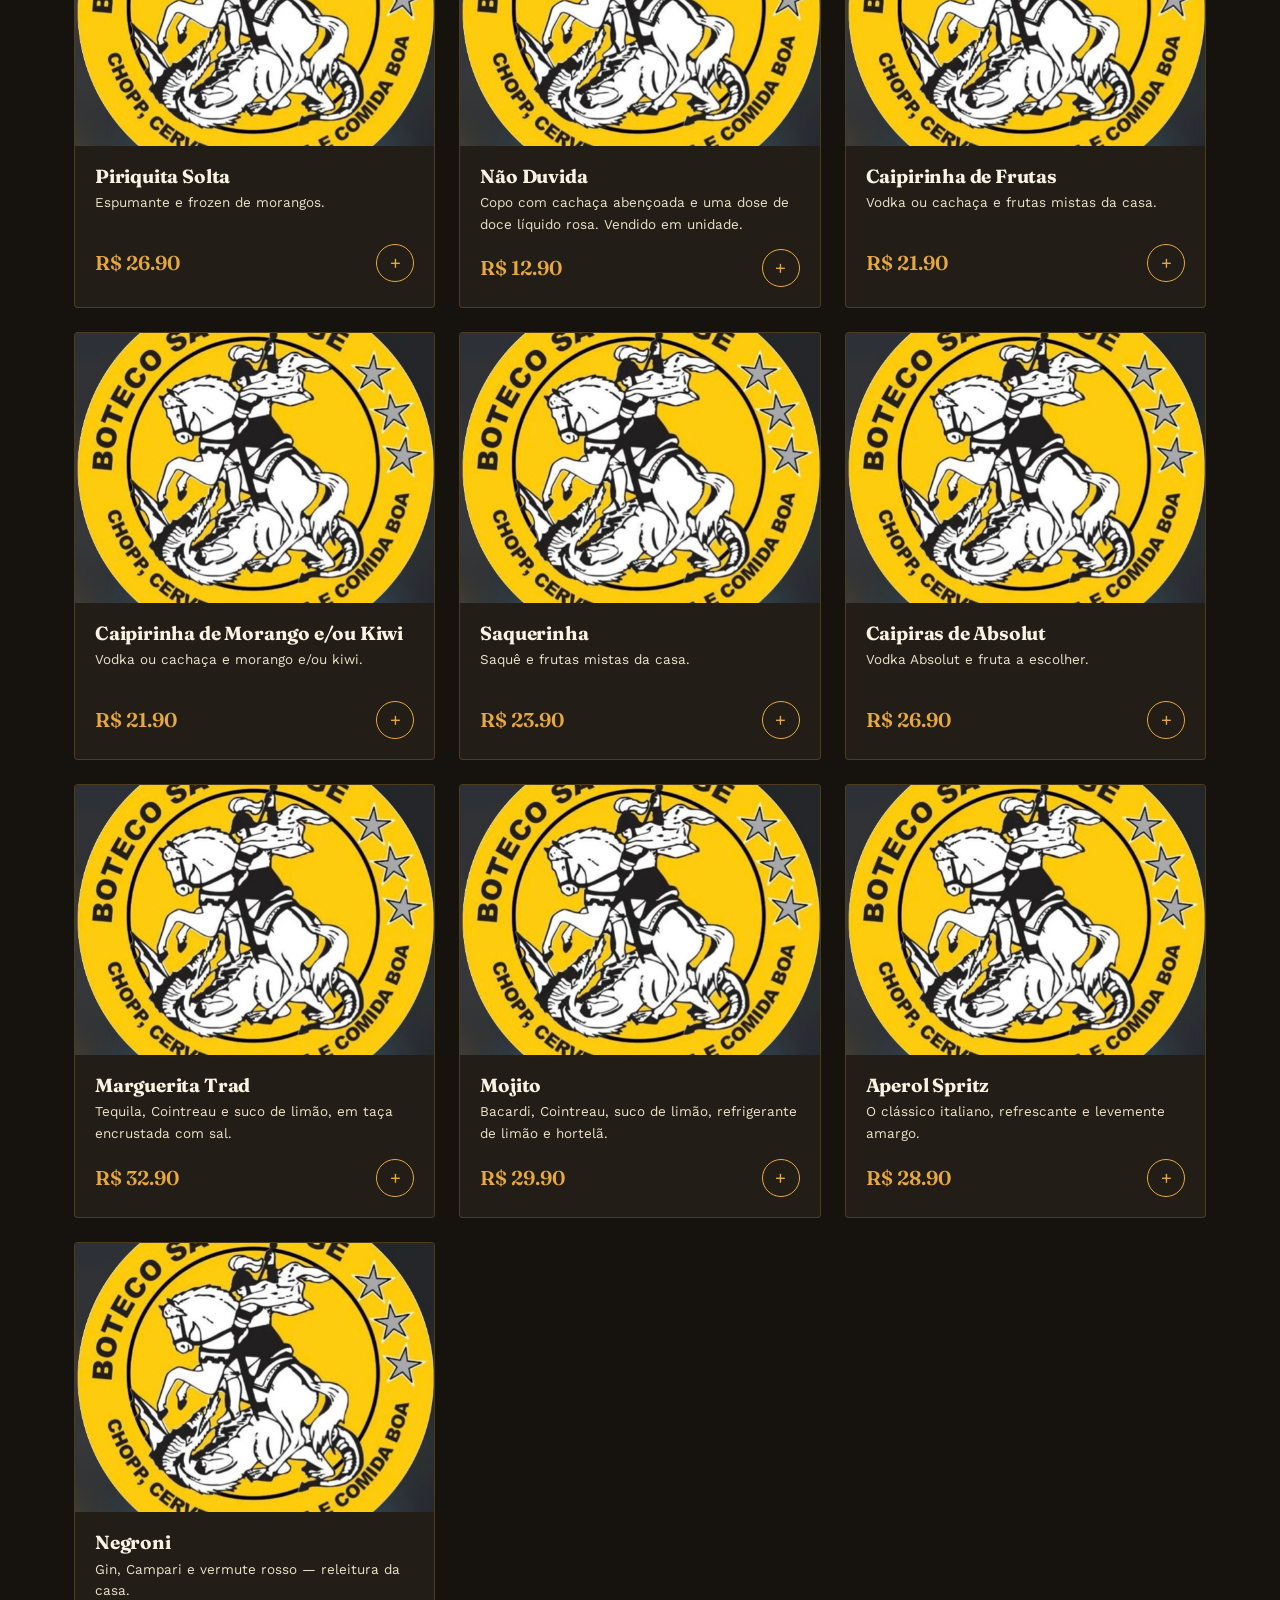
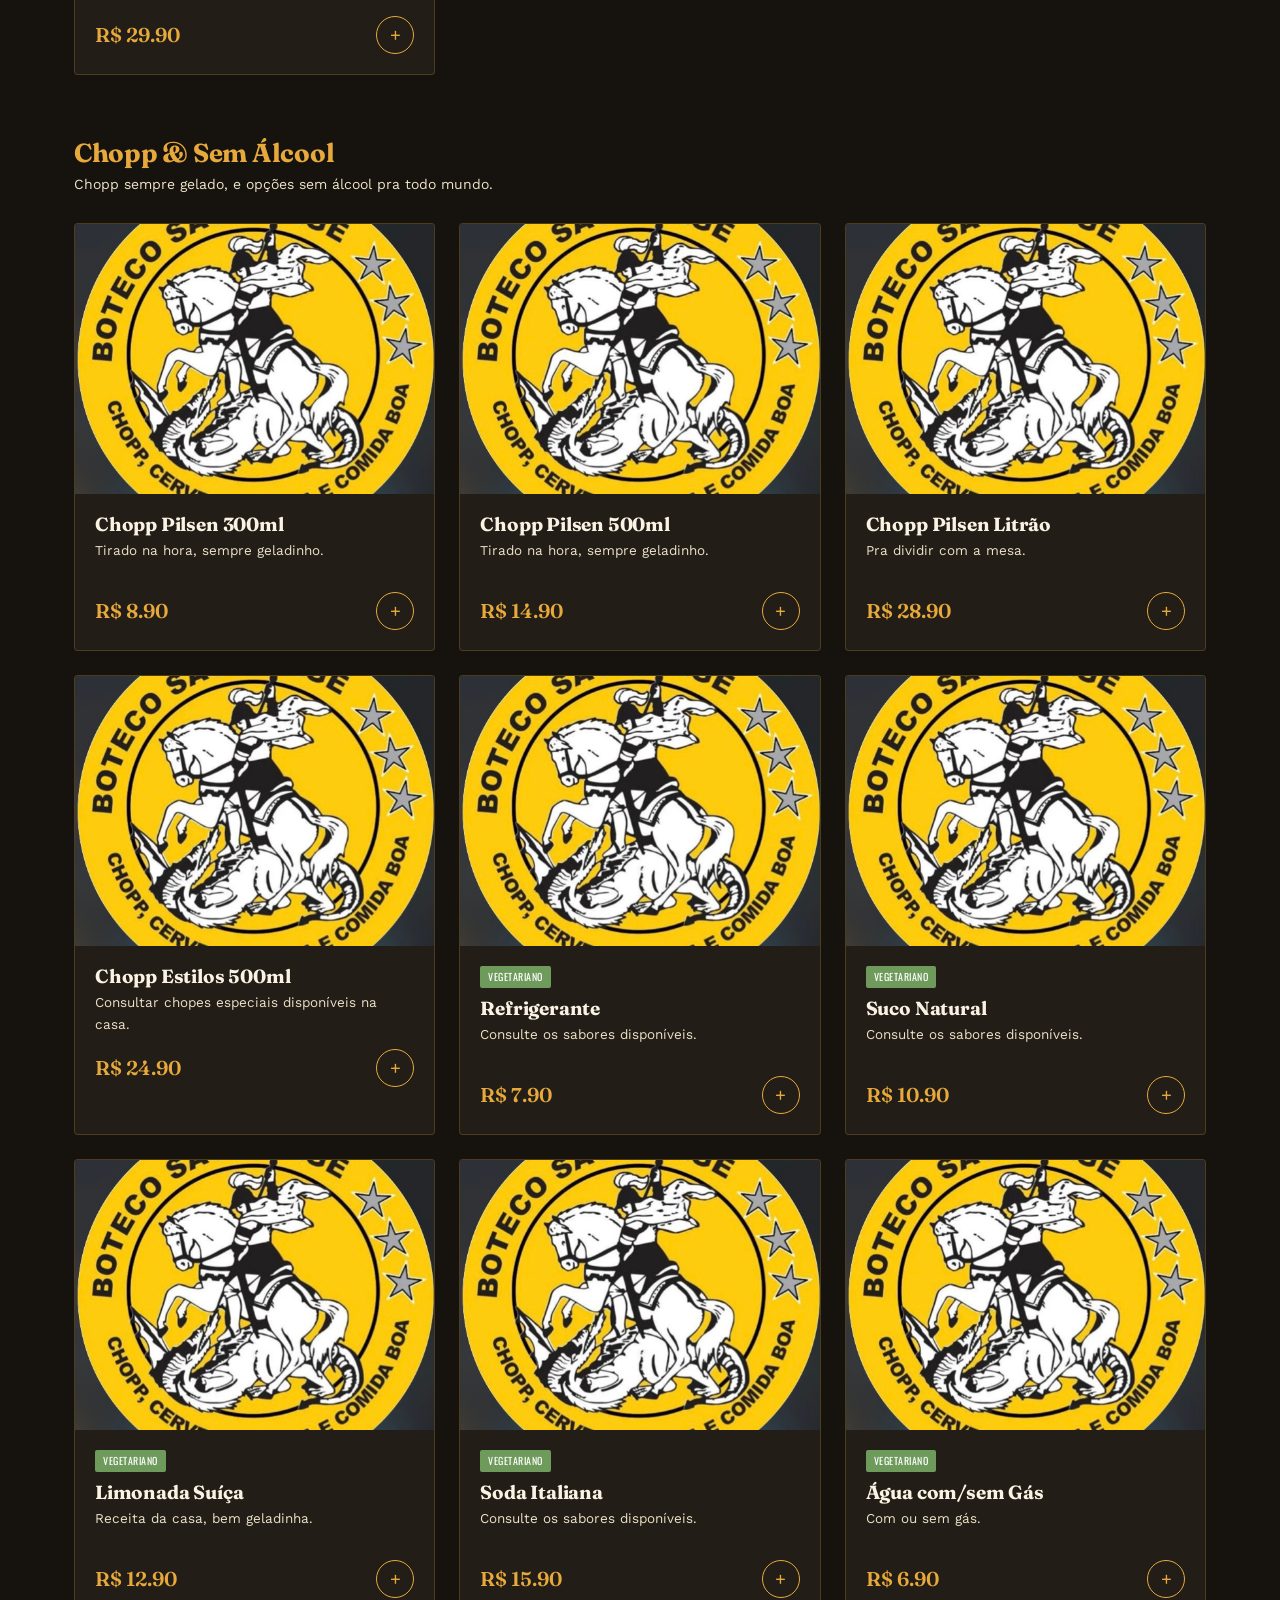
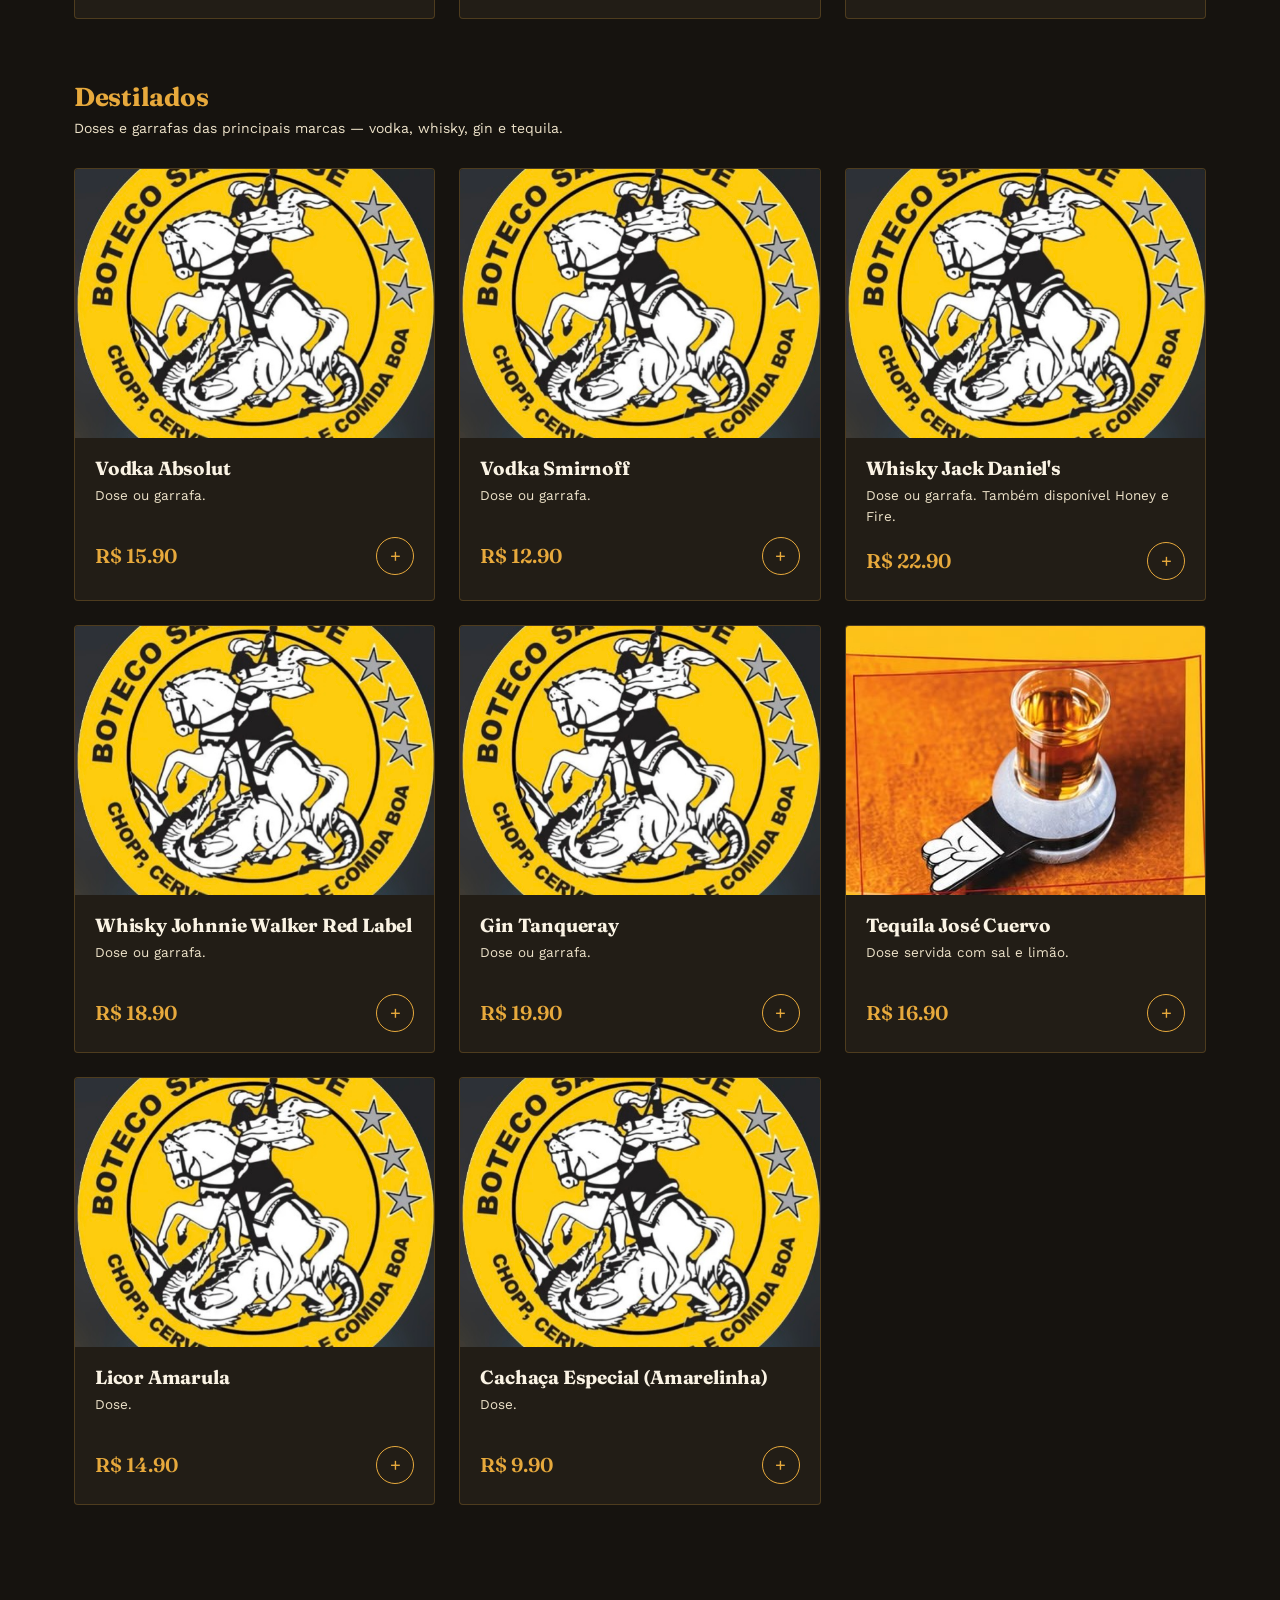
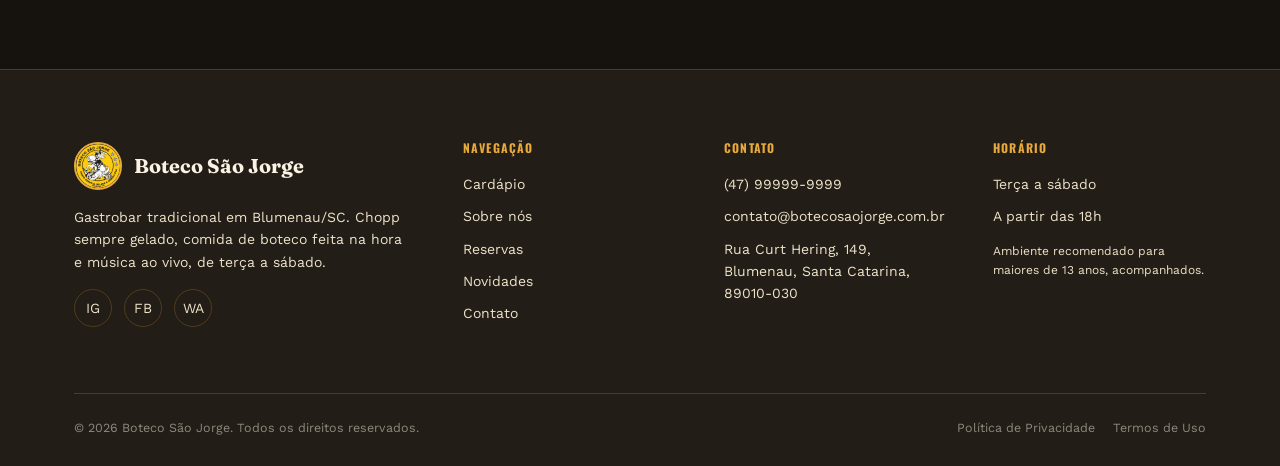
<file: restaurante-site/public/cardapio.html>
<!DOCTYPE html>
<html lang="pt-BR">
<head>
<meta charset="UTF-8">
<meta name="viewport" content="width=device-width, initial-scale=1.0">
<title>Cardápio | Boteco São Jorge — Blumenau/SC</title>
<meta name="description" content="Confira o cardápio completo do Boteco São Jorge: petiscos, pratos principais, hambúrgueres, sobremesas, chopp e drinks autorais.">
<link rel="canonical" href="https://www.botecosaojorge.com.br/cardapio.html">
<link rel="icon" href="images/logo-sao-jorge.jpg">
<link rel="stylesheet" href="css/style.css">
<script type="application/ld+json" id="menuSchema">{}</script>
</head>
<body>

<header class="site-header">
  <div class="header-inner">
    <a href="index.html" class="brand">
      <img src="images/logo-sao-jorge.jpg" alt="Boteco São Jorge">
      <div class="brand-text"><strong>Boteco São Jorge</strong><span>Gastrobar · Blumenau/SC</span></div>
    </a>
    <nav class="main-nav">
      <a href="index.html">Início</a>
      <a href="cardapio.html" class="active">Cardápio</a>
      <a href="sobre.html">Sobre</a>
      <a href="reservas.html">Reservas</a>
      <a href="blog.html">Novidades</a>
      <a href="contato.html">Contato</a>
    </nav>
    <div class="header-actions">
      <a href="reservas.html" class="btn btn-outline">Reservar Mesa</a>
      <button class="cart-btn" id="cartBtn" aria-label="Abrir carrinho">🛒<span class="cart-count" style="display:none">0</span></button>
      <button class="hamburger" id="hamburgerBtn" aria-label="Abrir menu"><span></span><span></span><span></span></button>
    </div>
  </div>
  <div class="mobile-nav" id="mobileNav">
    <a href="index.html">Início</a><a href="cardapio.html">Cardápio</a><a href="sobre.html">Sobre</a>
    <a href="reservas.html">Reservas</a><a href="blog.html">Novidades</a><a href="contato.html">Contato</a>
  </div>
</header>

<section class="page-hero">
  <div class="wrap">
    <div class="breadcrumb"><a href="index.html">Início</a> / Cardápio</div>
    <h1>Cardápio</h1>
  </div>
</section>

<section style="padding-bottom:0;">
  <div class="wrap">
    <div class="dish-card sequencia-card" id="sequenciaCard">
      <div class="dish-img" style="aspect-ratio:auto; height:100%;"><img src="images/sequencia-petiscos.jpg" alt="Sequência de Petiscos" style="height:100%; object-fit:cover;" onerror="this.onerror=null;this.src='images/logo-sao-jorge.jpg'"></div>
      <div class="dish-body" style="padding:32px;" id="sequenciaBody"></div>
    </div>
  </div>
</section>

<section style="padding-top:48px;">
  <div class="wrap">
    <div class="menu-toolbar">
      <div class="search-box">
        🔍 <input type="text" id="searchInput" placeholder="Buscar prato, ex: burger, chopp, risoto...">
      </div>
      <div class="filter-chips" id="filterChips"></div>
    </div>
    <div id="menuContent"></div>
    <div class="no-results" id="noResults">Nenhum prato encontrado. Tente outro termo de busca.</div>
  </div>
</section>

<footer class="site-footer" id="footer"></footer>

<div class="cart-overlay" id="cartOverlay"></div>
<div class="cart-drawer" id="cartDrawer">
  <div class="cart-head"><h3>Seu pedido</h3><button class="close-btn" id="closeCartBtn" aria-label="Fechar carrinho">✕</button></div>
  <div class="cart-items" id="cartItems"></div>
  <div class="cart-summary">
    <div class="summary-row"><span>Subtotal</span><span id="cartSubtotal">R$ 0,00</span></div>
    <div class="summary-row total"><span>Total</span><span id="cartTotal">R$ 0,00</span></div>
    <button class="btn btn-primary" id="goCheckout" style="width:100%; justify-content:center; margin-top:16px;" disabled>Finalizar Pedido</button>
  </div>
</div>

<div class="modal-overlay" id="checkoutModal">
  <div class="modal">
    <div id="checkoutFormWrap">
      <h3>Finalizar pedido</h3>
      <form id="checkoutForm" novalidate>
        <div class="radio-row" style="margin-bottom:20px;">
          <div class="radio-opt selected" onclick="selectDelivery('retirada', this)">Retirar no local</div>
          <div class="radio-opt" onclick="selectDelivery('entrega', this)">Entrega</div>
        </div>
        <div class="form-group"><label for="custName">Nome completo</label><input type="text" id="custName" name="custName" required><div class="error-msg">Informe seu nome.</div></div>
        <div class="form-group"><label for="custPhone">Telefone / WhatsApp</label><input type="tel" id="custPhone" name="custPhone" required><div class="error-msg">Informe um telefone válido.</div></div>
        <div id="addressGroup" style="display:none;">
          <div class="form-group"><label for="custAddress">Endereço de entrega</label><input type="text" id="custAddress" name="custAddress"></div>
          <div class="form-group"><label for="custComplement">Complemento</label><input type="text" id="custComplement" name="custComplement"></div>
        </div>
        <div class="form-group">
          <label for="custPayment">Forma de pagamento</label>
          <select id="custPayment" name="custPayment"><option>Pix</option><option>Cartão de crédito</option><option>Cartão de débito</option><option>Dinheiro</option></select>
        </div>
        <div class="form-group"><label for="custNotes">Observações</label><textarea id="custNotes" name="custNotes" rows="3"></textarea></div>
        <div id="cartFeeRow" class="summary-row"><span>Taxa de entrega</span><span class="fee-val">R$ 0,00</span></div>
        <button type="submit" class="btn btn-primary" style="width:100%; justify-content:center; margin-top:10px;">Enviar pedido via WhatsApp</button>
      </form>
    </div>
    <div class="success-msg" id="checkoutSuccess" style="display:none;">
      <div class="medallion"></div><h3>Pedido enviado!</h3>
      <p>Confirme o envio pelo WhatsApp que abrimos pra você.</p>
      <button class="btn btn-outline" onclick="closeCheckout()" style="margin-top:20px;">Fechar</button>
    </div>
    <button class="close-btn" id="closeCheckoutBtn" style="position:absolute; top:24px; right:24px;">✕</button>
  </div>
</div>

<a href="https://wa.me/554799999999" target="_blank" rel="noopener" class="whatsapp-float" aria-label="Falar no WhatsApp" data-wa-click>
  <svg viewBox="0 0 24 24"><path d="M12 2C6.5 2 2 6.5 2 12c0 1.8.5 3.5 1.3 5L2 22l5.2-1.4c1.4.8 3.1 1.2 4.8 1.2 5.5 0 10-4.5 10-10S17.5 2 12 2zm0 18c-1.5 0-3-.4-4.3-1.2l-.3-.2-3.2.8.9-3.1-.2-.3C4.4 14.8 4 13.4 4 12c0-4.4 3.6-8 8-8s8 3.6 8 8-3.6 8-8 8zm4.4-5.9c-.2-.1-1.4-.7-1.7-.8-.2-.1-.4-.1-.6.1-.2.2-.6.8-.8 1-.1.2-.3.2-.5.1-.2-.1-1-.4-1.9-1.2-.7-.6-1.2-1.4-1.3-1.6-.1-.2 0-.4.1-.5.1-.1.3-.3.4-.5.1-.1.2-.3.2-.4.1-.2 0-.3 0-.5-.1-.1-.6-1.4-.8-1.9-.2-.5-.4-.4-.6-.4h-.5c-.2 0-.5.1-.7.3-.2.2-.9.9-.9 2.2s1 2.6 1.1 2.7c.1.2 2 3 4.7 4.2.7.3 1.2.5 1.6.6.7.2 1.3.2 1.8.1.5-.1 1.4-.6 1.6-1.1.2-.5.2-1 .1-1.1-.1-.2-.2-.2-.4-.3z"/></svg>
</a>

<div class="mobile-cta-bar">
  <button class="mcta-btn primary" onclick="openCart()">Meu Pedido</button>
  <a href="https://wa.me/554799999999" target="_blank" rel="noopener" class="mcta-btn whatsapp" data-wa-click>WhatsApp</a>
</div>
<script src="js/data.js"></script>
<script src="js/footer.js"></script>
<script src="js/app.js"></script>
<script>
  const TAG_LABEL = { veg: "Vegetariano", alerg: "Contém alérgenos" };

  function dishCardHTML(item) {
    return `
      <div class="dish-card" data-name="${item.name.toLowerCase()}">
        <div class="dish-img"><img src="images/dishes/${item.img}" alt="${item.name}" onerror="this.src='images/logo-sao-jorge.jpg'"></div>
        <div class="dish-body">
          ${item.tags.length ? `<div class="tag-row">${item.tags.map(t => `<span class="tag ${t}">${TAG_LABEL[t]}</span>`).join("")}</div>` : ""}
          <h3>${item.name}</h3><p>${item.desc}</p>
          <div class="dish-row">
            <span class="price">R$ ${item.price.toFixed(2)}</span>
            <button class="add-btn" aria-label="Adicionar ao pedido" onclick='addToCart(${JSON.stringify(item)})'>+</button>
          </div>
        </div>
      </div>`;
  }

  function renderMenu() {
    const content = document.getElementById("menuContent");
    content.innerHTML = MENU.map(cat => `
      <div class="menu-category" id="${cat.slug}" data-cat="${cat.slug}">
        <h2>${cat.category}</h2>
        <p class="cat-desc">${cat.desc}</p>
        <div class="menu-grid">${cat.items.map(dishCardHTML).join("")}</div>
      </div>`).join("");
  }

  function renderChips() {
    const chips = document.getElementById("filterChips");
    chips.innerHTML = `<button class="chip active" data-cat="all">Tudo</button>` +
      MENU.map(c => `<button class="chip" data-cat="${c.slug}">${c.category}</button>`).join("");
    chips.addEventListener("click", (e) => {
      const btn = e.target.closest(".chip");
      if (!btn) return;
      chips.querySelectorAll(".chip").forEach(c => c.classList.remove("active"));
      btn.classList.add("active");
      const cat = btn.dataset.cat;
      document.querySelectorAll(".menu-category").forEach(sec => {
        sec.style.display = (cat === "all" || sec.dataset.cat === cat) ? "" : "none";
      });
      if (cat !== "all") document.getElementById(cat).scrollIntoView({ behavior: "smooth", block: "start" });
    });
  }

  function setupSearch() {
    document.getElementById("searchInput").addEventListener("input", (e) => {
      const term = e.target.value.trim().toLowerCase();
      let anyVisible = false;
      document.querySelectorAll(".menu-category").forEach(sec => {
        let sectionHasMatch = false;
        sec.querySelectorAll(".dish-card").forEach(card => {
          const match = card.dataset.name.includes(term);
          card.style.display = match ? "" : "none";
          if (match) sectionHasMatch = true;
        });
        sec.style.display = term === "" ? "" : (sectionHasMatch ? "" : "none");
        if (sectionHasMatch || term === "") anyVisible = true;
      });
      document.getElementById("noResults").style.display = anyVisible ? "none" : "block";
      if (term !== "") {
        document.querySelectorAll(".chip").forEach(c => c.classList.remove("active"));
        document.querySelector('.chip[data-cat="all"]').classList.add("active");
      }
    });
  }

  // Build Menu/MenuItem schema for SEO
  function buildSchema() {
    const schema = {
      "@context": "https://schema.org",
      "@type": "Menu",
      "name": "Cardápio Boteco São Jorge",
      "hasMenuSection": MENU.map(c => ({
        "@type": "MenuSection",
        "name": c.category,
        "hasMenuItem": c.items.map(i => ({
          "@type": "MenuItem",
          "name": i.name,
          "description": i.desc,
          "offers": { "@type": "Offer", "price": i.price.toFixed(2), "priceCurrency": "BRL" }
        }))
      }))
    };
    document.getElementById("menuSchema").textContent = JSON.stringify(schema);
  }

  renderChips();
  renderMenu();
  setupSearch();
  buildSchema();

  // Sequência de Petiscos — seção especial (não é item de carrinho)
  document.getElementById("sequenciaBody").innerHTML = `
    <div class="eyebrow">Experiência do boteco</div>
    <h2 style="font-size:26px; color:var(--cream); margin-bottom:6px;">${SEQUENCIA_PETISCOS.title}</h2>
    <p style="color:var(--cream-dim); font-size:13.5px; margin-bottom:18px;">${SEQUENCIA_PETISCOS.days}</p>
    ${SEQUENCIA_PETISCOS.rounds.map(r => `
      <div style="margin-bottom:14px;">
        <div style="font-family:var(--eyebrow); font-size:11.5px; letter-spacing:0.06em; text-transform:uppercase; color:var(--gold); margin-bottom:6px;">${r.name}</div>
        <ul style="list-style:disc; padding-left:18px;">
          ${r.items.map(i => `<li style="color:var(--cream-dim); font-size:13.5px; margin-bottom:3px;">${i}</li>`).join("")}
        </ul>
      </div>`).join("")}
    <p style="color:var(--gold); font-style:italic; font-size:13px; margin:14px 0 18px;">${SEQUENCIA_PETISCOS.note}</p>
    <div class="dish-row">
      <span class="price">R$ ${SEQUENCIA_PETISCOS.price.toFixed(2)} <span style="font-size:12px; color:var(--cream-dim); font-family:var(--body);">${SEQUENCIA_PETISCOS.unit}</span></span>
      <a href="https://wa.me/554799999999" target="_blank" rel="noopener" class="btn btn-primary" data-wa-click>Reservar essa noite</a>
    </div>
  `;

  // Deep-link to category via hash
  if (location.hash) {
    const slug = location.hash.replace("#", "");
    const chip = document.querySelector(`.chip[data-cat="${slug}"]`);
    if (chip) chip.click();
  }
</script>
</body>
</html>
</file>
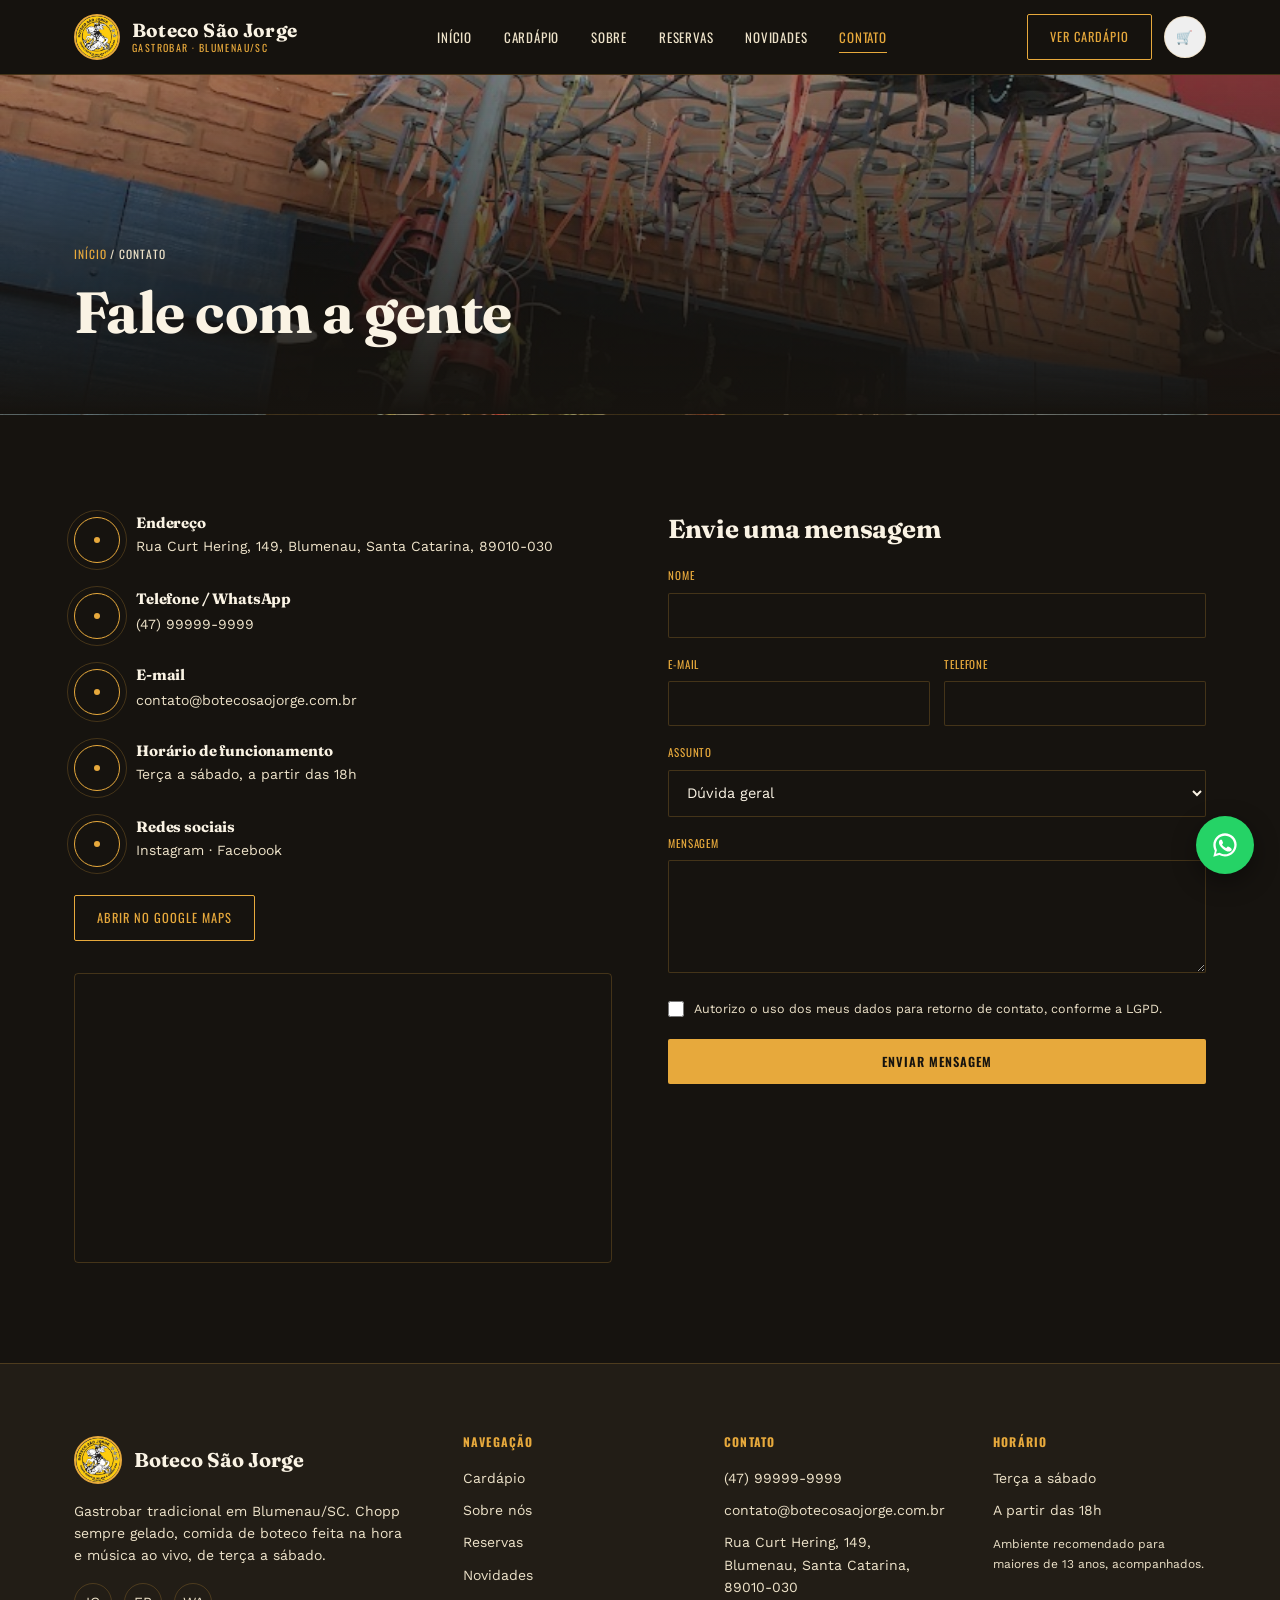
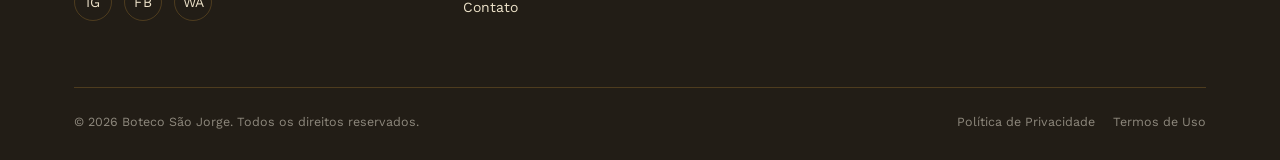
<file: restaurante-site/public/contato.html>
<!DOCTYPE html>
<html lang="pt-BR">
<head>
<meta charset="UTF-8">
<meta name="viewport" content="width=device-width, initial-scale=1.0">
<title>Contato | Boteco São Jorge — Blumenau/SC</title>
<meta name="description" content="Fale com o Boteco São Jorge: telefone, WhatsApp, endereço, horário de funcionamento e formulário de contato.">
<link rel="canonical" href="https://www.botecosaojorge.com.br/contato.html">
<link rel="icon" href="images/logo-sao-jorge.jpg">
<link rel="stylesheet" href="css/style.css">
</head>
<body>

<header class="site-header">
  <div class="header-inner">
    <a href="index.html" class="brand">
      <img src="images/logo-sao-jorge.jpg" alt="Boteco São Jorge">
      <div class="brand-text"><strong>Boteco São Jorge</strong><span>Gastrobar · Blumenau/SC</span></div>
    </a>
    <nav class="main-nav">
      <a href="index.html">Início</a><a href="cardapio.html">Cardápio</a><a href="sobre.html">Sobre</a>
      <a href="reservas.html">Reservas</a><a href="blog.html">Novidades</a><a href="contato.html" class="active">Contato</a>
    </nav>
    <div class="header-actions">
      <a href="cardapio.html" class="btn btn-outline">Ver Cardápio</a>
      <button class="cart-btn" id="cartBtn" aria-label="Abrir carrinho">🛒<span class="cart-count" style="display:none">0</span></button>
      <button class="hamburger" id="hamburgerBtn" aria-label="Abrir menu"><span></span><span></span><span></span></button>
    </div>
  </div>
  <div class="mobile-nav" id="mobileNav">
    <a href="index.html">Início</a><a href="cardapio.html">Cardápio</a><a href="sobre.html">Sobre</a>
    <a href="reservas.html">Reservas</a><a href="blog.html">Novidades</a><a href="contato.html">Contato</a>
  </div>
</header>

<section class="page-hero">
  <div class="wrap">
    <div class="breadcrumb"><a href="index.html">Início</a> / Contato</div>
    <h1>Fale com a gente</h1>
  </div>
</section>

<section>
  <div class="wrap contact-grid">
    <div>
      <div class="info-item">
        <div class="medallion"></div>
        <div><h4>Endereço</h4><p>Rua Curt Hering, 149, Blumenau, Santa Catarina, 89010-030</p></div>
      </div>
      <div class="info-item">
        <div class="medallion"></div>
        <div><h4>Telefone / WhatsApp</h4><a href="tel:+5547999999999" data-tel-click>(47) 99999-9999</a></div>
      </div>
      <div class="info-item">
        <div class="medallion"></div>
        <div><h4>E-mail</h4><a href="mailto:contato@botecosaojorge.com.br">contato@botecosaojorge.com.br</a></div>
      </div>
      <div class="info-item">
        <div class="medallion"></div>
        <div><h4>Horário de funcionamento</h4><p>Terça a sábado, a partir das 18h</p></div>
      </div>
      <div class="info-item">
        <div class="medallion"></div>
        <div><h4>Redes sociais</h4><p><a href="https://instagram.com/botecosaojorge" target="_blank" rel="noopener">Instagram</a> · <a href="https://facebook.com/botecosaojorge" target="_blank" rel="noopener">Facebook</a></p></div>
      </div>
      <a href="https://www.google.com/maps/search/?api=1&query=Rua+Curt+Hering+149+Blumenau+Santa+Catarina+89010-030" target="_blank" rel="noopener" class="btn btn-outline" data-maps-click>Abrir no Google Maps</a>
      <div class="map-frame">
        <iframe src="https://www.google.com/maps?q=Rua+Curt+Hering+149+Blumenau+Santa+Catarina+89010-030&output=embed" loading="lazy" title="Mapa - Boteco São Jorge"></iframe>
      </div>
    </div>

    <div>
      <h2 style="margin-bottom:24px; font-size:26px;">Envie uma mensagem</h2>
      <form id="contactForm" novalidate>
        <div class="form-group"><label for="cName">Nome</label><input type="text" id="cName" name="cName" required><div class="error-msg">Informe seu nome.</div></div>
        <div class="form-row">
          <div class="form-group"><label for="cEmail">E-mail</label><input type="email" id="cEmail" name="cEmail" required><div class="error-msg">Informe um e-mail válido.</div></div>
          <div class="form-group"><label for="cPhone">Telefone</label><input type="tel" id="cPhone" name="cPhone" required><div class="error-msg">Informe um telefone.</div></div>
        </div>
        <div class="form-group"><label for="cSubject">Assunto</label>
          <select id="cSubject" name="cSubject">
            <option>Dúvida geral</option><option>Reserva de mesa</option><option>Evento privado</option><option>Elogio</option><option>Reclamação</option>
          </select>
        </div>
        <div class="form-group"><label for="cMessage">Mensagem</label><textarea id="cMessage" name="cMessage" rows="5" required></textarea><div class="error-msg">Escreva sua mensagem.</div></div>
        <div class="checkbox-row" style="margin-bottom:20px;">
          <input type="checkbox" id="consentCheck">
          <label for="consentCheck">Autorizo o uso dos meus dados para retorno de contato, conforme a LGPD.</label>
        </div>
        <button type="submit" class="btn btn-primary" style="width:100%; justify-content:center;">Enviar mensagem</button>
      </form>
      <div class="success-msg" id="contactSuccess" style="display:none;">
        <div class="medallion"></div><h3>Mensagem enviada!</h3><p>Obrigado pelo contato — responderemos em breve.</p>
      </div>
    </div>
  </div>
</section>

<footer class="site-footer" id="footer"></footer>

<a href="https://wa.me/554799999999" target="_blank" rel="noopener" class="whatsapp-float" aria-label="Falar no WhatsApp" data-wa-click>
  <svg viewBox="0 0 24 24"><path d="M12 2C6.5 2 2 6.5 2 12c0 1.8.5 3.5 1.3 5L2 22l5.2-1.4c1.4.8 3.1 1.2 4.8 1.2 5.5 0 10-4.5 10-10S17.5 2 12 2zm0 18c-1.5 0-3-.4-4.3-1.2l-.3-.2-3.2.8.9-3.1-.2-.3C4.4 14.8 4 13.4 4 12c0-4.4 3.6-8 8-8s8 3.6 8 8-3.6 8-8 8zm4.4-5.9c-.2-.1-1.4-.7-1.7-.8-.2-.1-.4-.1-.6.1-.2.2-.6.8-.8 1-.1.2-.3.2-.5.1-.2-.1-1-.4-1.9-1.2-.7-.6-1.2-1.4-1.3-1.6-.1-.2 0-.4.1-.5.1-.1.3-.3.4-.5.1-.1.2-.3.2-.4.1-.2 0-.3 0-.5-.1-.1-.6-1.4-.8-1.9-.2-.5-.4-.4-.6-.4h-.5c-.2 0-.5.1-.7.3-.2.2-.9.9-.9 2.2s1 2.6 1.1 2.7c.1.2 2 3 4.7 4.2.7.3 1.2.5 1.6.6.7.2 1.3.2 1.8.1.5-.1 1.4-.6 1.6-1.1.2-.5.2-1 .1-1.1-.1-.2-.2-.2-.4-.3z"/></svg>
</a>

<div class="mobile-cta-bar">
  <a href="cardapio.html" class="mcta-btn primary">Ver Cardápio</a>
  <a href="https://wa.me/554799999999" target="_blank" rel="noopener" class="mcta-btn whatsapp" data-wa-click>WhatsApp</a>
</div>
<script src="js/data.js"></script>
<script src="js/footer.js"></script>
<script src="js/app.js"></script>
</body>
</html>
</file>
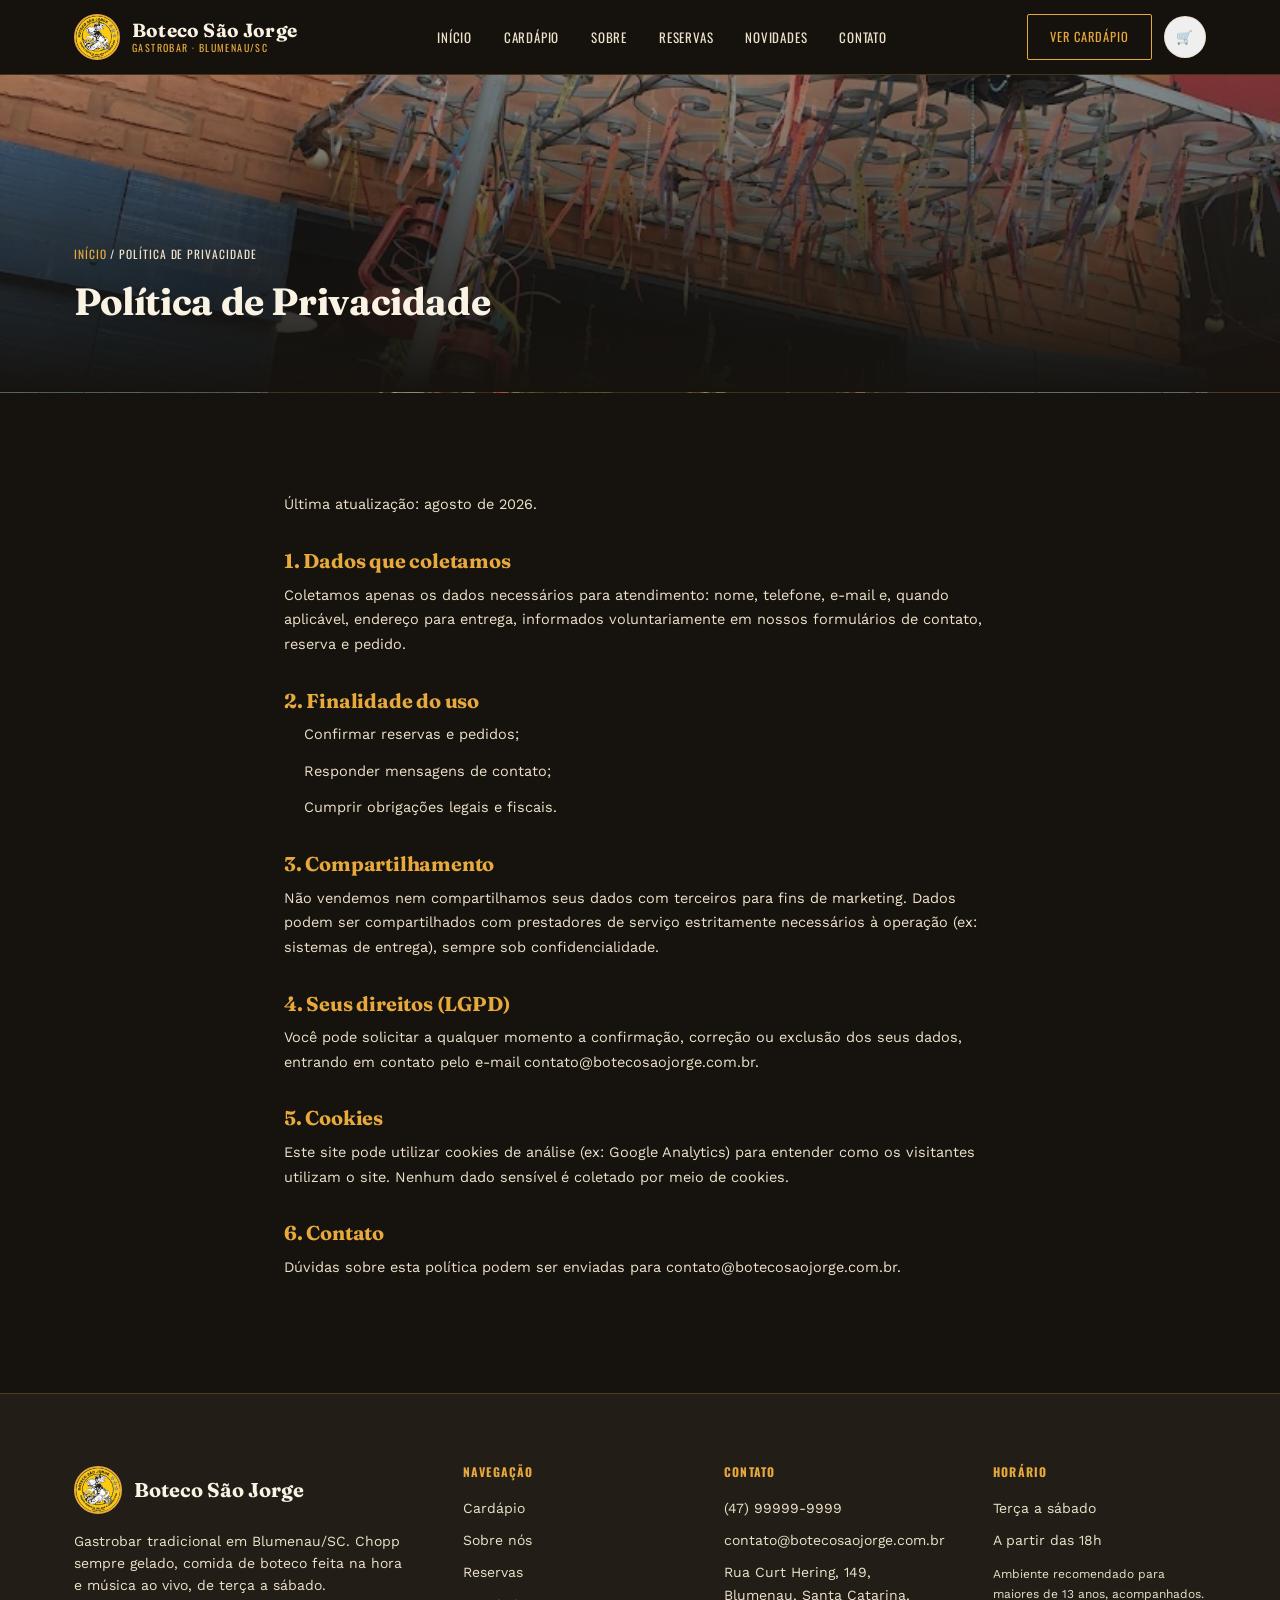
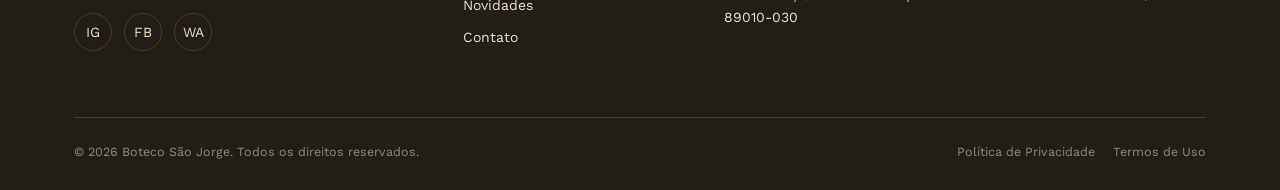
<file: restaurante-site/public/politica-de-privacidade.html>
<!DOCTYPE html>
<html lang="pt-BR">
<head>
<meta charset="UTF-8">
<meta name="viewport" content="width=device-width, initial-scale=1.0">
<title>Política de Privacidade | Boteco São Jorge</title>
<meta name="description" content="Política de Privacidade do Boteco São Jorge, em conformidade com a LGPD.">
<link rel="canonical" href="https://www.botecosaojorge.com.br/politica-de-privacidade.html">
<link rel="icon" href="images/logo-sao-jorge.jpg">
<link rel="stylesheet" href="css/style.css">
<style>.legal{max-width:760px; margin:0 auto;} .legal h2{color:var(--gold); font-size:20px; margin:32px 0 12px;} .legal p, .legal li{color:var(--cream-dim); margin-bottom:12px; font-size:14.5px; line-height:1.7;} .legal li{margin-left:20px;}</style>
</head>
<body>
<header class="site-header">
  <div class="header-inner">
    <a href="index.html" class="brand"><img src="images/logo-sao-jorge.jpg" alt="Boteco São Jorge"><div class="brand-text"><strong>Boteco São Jorge</strong><span>Gastrobar · Blumenau/SC</span></div></a>
    <nav class="main-nav"><a href="index.html">Início</a><a href="cardapio.html">Cardápio</a><a href="sobre.html">Sobre</a><a href="reservas.html">Reservas</a><a href="blog.html">Novidades</a><a href="contato.html">Contato</a></nav>
    <div class="header-actions"><a href="cardapio.html" class="btn btn-outline">Ver Cardápio</a><button class="cart-btn" id="cartBtn" aria-label="Abrir carrinho">🛒<span class="cart-count" style="display:none">0</span></button><button class="hamburger" id="hamburgerBtn" aria-label="Abrir menu"><span></span><span></span><span></span></button></div>
  </div>
  <div class="mobile-nav" id="mobileNav"><a href="index.html">Início</a><a href="cardapio.html">Cardápio</a><a href="sobre.html">Sobre</a><a href="reservas.html">Reservas</a><a href="blog.html">Novidades</a><a href="contato.html">Contato</a></div>
</header>
<section class="page-hero"><div class="wrap"><div class="breadcrumb"><a href="index.html">Início</a> / Política de Privacidade</div><h1 style="font-size:38px;">Política de Privacidade</h1></div></section>
<section><div class="wrap legal">
<p>Última atualização: agosto de 2026.</p>
<h2>1. Dados que coletamos</h2>
<p>Coletamos apenas os dados necessários para atendimento: nome, telefone, e-mail e, quando aplicável, endereço para entrega, informados voluntariamente em nossos formulários de contato, reserva e pedido.</p>
<h2>2. Finalidade do uso</h2>
<ul>
<li>Confirmar reservas e pedidos;</li>
<li>Responder mensagens de contato;</li>
<li>Cumprir obrigações legais e fiscais.</li>
</ul>
<h2>3. Compartilhamento</h2>
<p>Não vendemos nem compartilhamos seus dados com terceiros para fins de marketing. Dados podem ser compartilhados com prestadores de serviço estritamente necessários à operação (ex: sistemas de entrega), sempre sob confidencialidade.</p>
<h2>4. Seus direitos (LGPD)</h2>
<p>Você pode solicitar a qualquer momento a confirmação, correção ou exclusão dos seus dados, entrando em contato pelo e-mail contato@botecosaojorge.com.br.</p>
<h2>5. Cookies</h2>
<p>Este site pode utilizar cookies de análise (ex: Google Analytics) para entender como os visitantes utilizam o site. Nenhum dado sensível é coletado por meio de cookies.</p>
<h2>6. Contato</h2>
<p>Dúvidas sobre esta política podem ser enviadas para contato@botecosaojorge.com.br.</p>
</div></section>
<footer class="site-footer" id="footer"></footer>
<div class="mobile-cta-bar">
  <a href="cardapio.html" class="mcta-btn primary">Ver Cardápio</a>
  <a href="https://wa.me/554799999999" target="_blank" rel="noopener" class="mcta-btn whatsapp" data-wa-click>WhatsApp</a>
</div>
<script src="js/data.js"></script><script src="js/footer.js"></script><script src="js/app.js"></script>
</body></html>
</file>
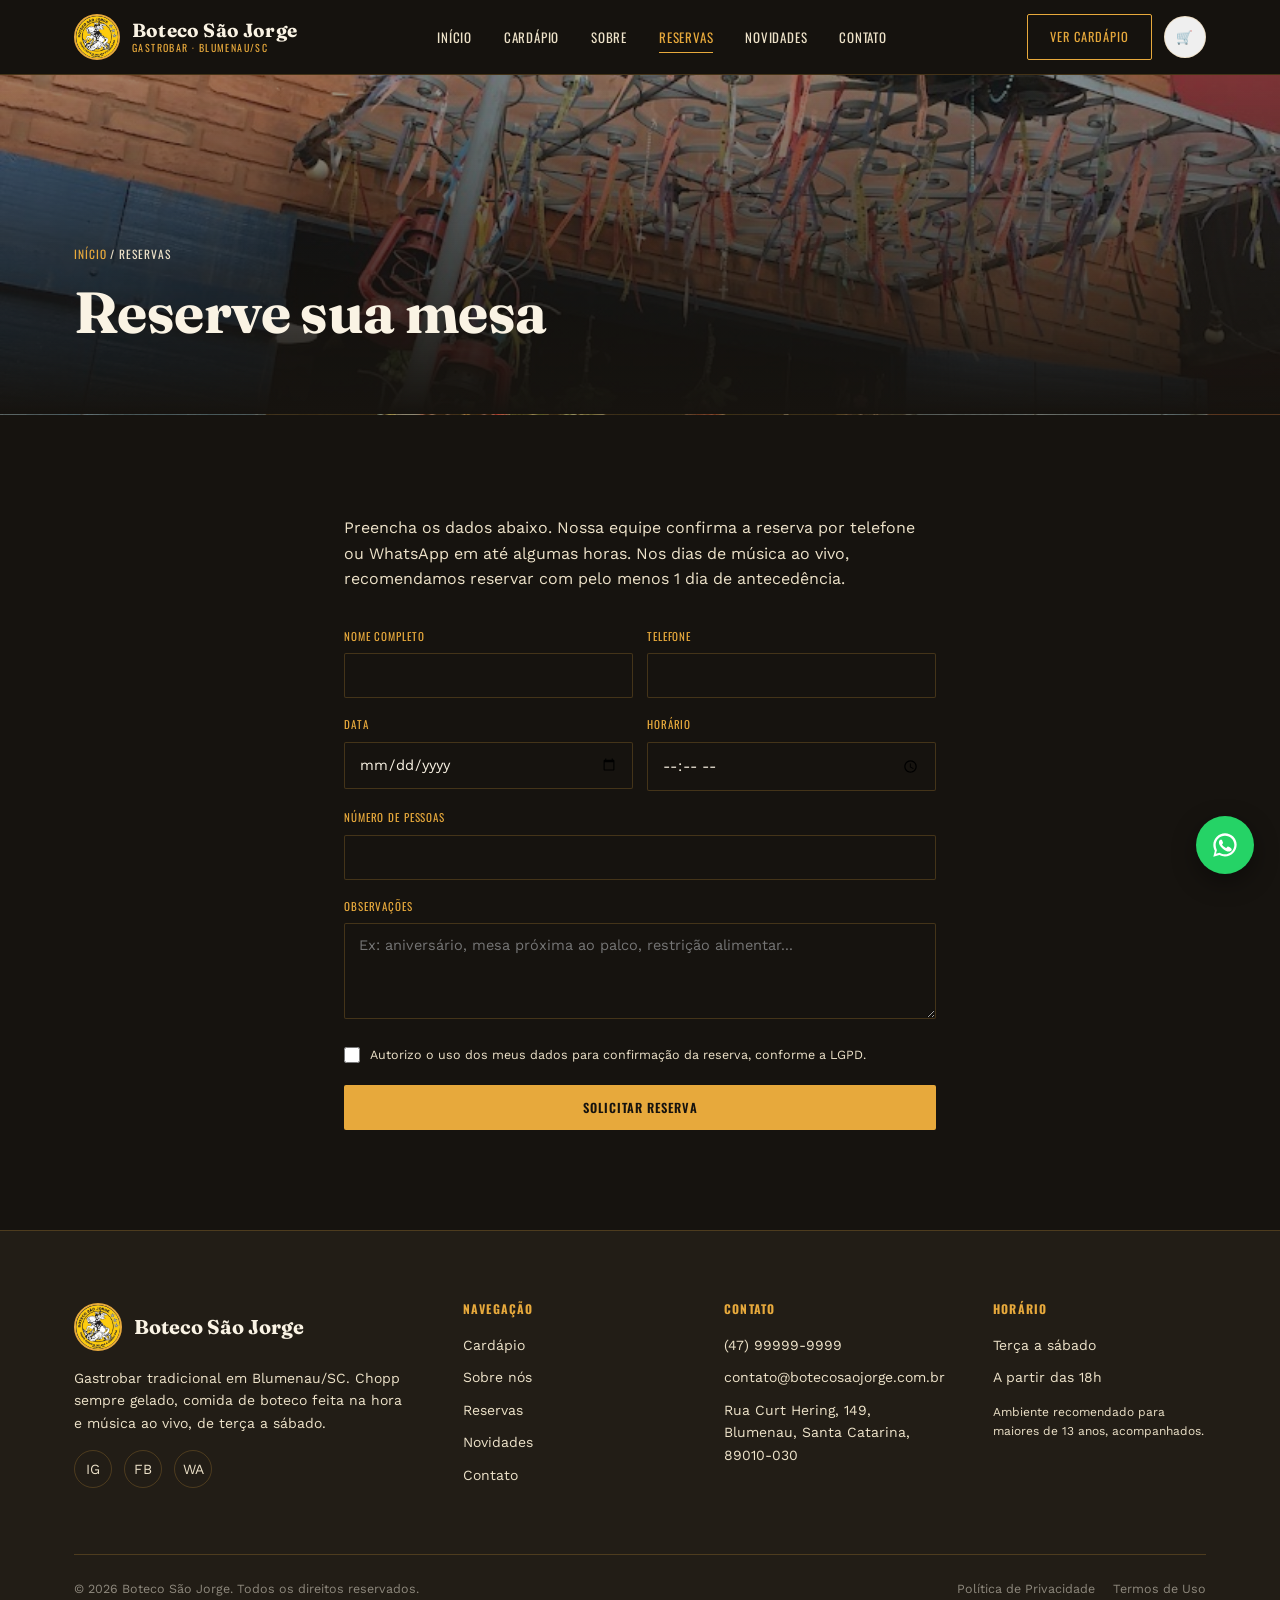
<file: restaurante-site/public/reservas.html>
<!DOCTYPE html>
<html lang="pt-BR">
<head>
<meta charset="UTF-8">
<meta name="viewport" content="width=device-width, initial-scale=1.0">
<title>Reservas | Boteco São Jorge — Blumenau/SC</title>
<meta name="description" content="Reserve sua mesa no Boteco São Jorge em Blumenau/SC. Preencha o formulário e garanta lugar nos dias de música ao vivo.">
<link rel="canonical" href="https://www.botecosaojorge.com.br/reservas.html">
<link rel="icon" href="images/logo-sao-jorge.jpg">
<link rel="stylesheet" href="css/style.css">
</head>
<body>

<header class="site-header">
  <div class="header-inner">
    <a href="index.html" class="brand">
      <img src="images/logo-sao-jorge.jpg" alt="Boteco São Jorge">
      <div class="brand-text"><strong>Boteco São Jorge</strong><span>Gastrobar · Blumenau/SC</span></div>
    </a>
    <nav class="main-nav">
      <a href="index.html">Início</a><a href="cardapio.html">Cardápio</a><a href="sobre.html">Sobre</a>
      <a href="reservas.html" class="active">Reservas</a><a href="blog.html">Novidades</a><a href="contato.html">Contato</a>
    </nav>
    <div class="header-actions">
      <a href="cardapio.html" class="btn btn-outline">Ver Cardápio</a>
      <button class="cart-btn" id="cartBtn" aria-label="Abrir carrinho">🛒<span class="cart-count" style="display:none">0</span></button>
      <button class="hamburger" id="hamburgerBtn" aria-label="Abrir menu"><span></span><span></span><span></span></button>
    </div>
  </div>
  <div class="mobile-nav" id="mobileNav">
    <a href="index.html">Início</a><a href="cardapio.html">Cardápio</a><a href="sobre.html">Sobre</a>
    <a href="reservas.html">Reservas</a><a href="blog.html">Novidades</a><a href="contato.html">Contato</a>
  </div>
</header>

<section class="page-hero">
  <div class="wrap">
    <div class="breadcrumb"><a href="index.html">Início</a> / Reservas</div>
    <h1>Reserve sua mesa</h1>
  </div>
</section>

<section>
  <div class="wrap" style="max-width:640px;">
    <p style="color:var(--cream-dim); margin-bottom:36px;">Preencha os dados abaixo. Nossa equipe confirma a reserva por telefone ou WhatsApp em até algumas horas. Nos dias de música ao vivo, recomendamos reservar com pelo menos 1 dia de antecedência.</p>
    <form id="reservaForm" novalidate>
      <div class="form-row">
        <div class="form-group"><label for="rName">Nome completo</label><input type="text" id="rName" name="rName" required><div class="error-msg">Informe seu nome.</div></div>
        <div class="form-group"><label for="rPhone">Telefone</label><input type="tel" id="rPhone" name="rPhone" required><div class="error-msg">Informe um telefone.</div></div>
      </div>
      <div class="form-row">
        <div class="form-group"><label for="rDate">Data</label><input type="date" id="rDate" name="rDate" required><div class="error-msg">Escolha uma data.</div></div>
        <div class="form-group"><label for="rTime">Horário</label><input type="time" id="rTime" name="rTime" required><div class="error-msg">Escolha um horário.</div></div>
      </div>
      <div class="form-group"><label for="rGuests">Número de pessoas</label><input type="number" id="rGuests" name="rGuests" min="1" max="30" required><div class="error-msg">Informe o número de pessoas.</div></div>
      <div class="form-group"><label for="rNotes">Observações</label><textarea id="rNotes" name="rNotes" rows="4" placeholder="Ex: aniversário, mesa próxima ao palco, restrição alimentar..."></textarea></div>
      <div class="checkbox-row" style="margin-bottom:20px;">
        <input type="checkbox" id="consentCheck">
        <label for="consentCheck">Autorizo o uso dos meus dados para confirmação da reserva, conforme a LGPD.</label>
      </div>
      <button type="submit" class="btn btn-primary" style="width:100%; justify-content:center;">Solicitar reserva</button>
    </form>
    <div class="success-msg" id="reservaSuccess" style="display:none;">
      <div class="medallion"></div>
      <h3>Reserva recebida!</h3>
      <p>Em breve confirmamos por telefone ou WhatsApp. Se preferir, fale direto com a gente agora:</p>
      <a href="https://wa.me/554799999999" target="_blank" rel="noopener" class="btn btn-outline" style="margin-top:16px;" data-wa-click>Confirmar pelo WhatsApp</a>
    </div>
  </div>
</section>

<footer class="site-footer" id="footer"></footer>

<a href="https://wa.me/554799999999" target="_blank" rel="noopener" class="whatsapp-float" aria-label="Falar no WhatsApp" data-wa-click>
  <svg viewBox="0 0 24 24"><path d="M12 2C6.5 2 2 6.5 2 12c0 1.8.5 3.5 1.3 5L2 22l5.2-1.4c1.4.8 3.1 1.2 4.8 1.2 5.5 0 10-4.5 10-10S17.5 2 12 2zm0 18c-1.5 0-3-.4-4.3-1.2l-.3-.2-3.2.8.9-3.1-.2-.3C4.4 14.8 4 13.4 4 12c0-4.4 3.6-8 8-8s8 3.6 8 8-3.6 8-8 8zm4.4-5.9c-.2-.1-1.4-.7-1.7-.8-.2-.1-.4-.1-.6.1-.2.2-.6.8-.8 1-.1.2-.3.2-.5.1-.2-.1-1-.4-1.9-1.2-.7-.6-1.2-1.4-1.3-1.6-.1-.2 0-.4.1-.5.1-.1.3-.3.4-.5.1-.1.2-.3.2-.4.1-.2 0-.3 0-.5-.1-.1-.6-1.4-.8-1.9-.2-.5-.4-.4-.6-.4h-.5c-.2 0-.5.1-.7.3-.2.2-.9.9-.9 2.2s1 2.6 1.1 2.7c.1.2 2 3 4.7 4.2.7.3 1.2.5 1.6.6.7.2 1.3.2 1.8.1.5-.1 1.4-.6 1.6-1.1.2-.5.2-1 .1-1.1-.1-.2-.2-.2-.4-.3z"/></svg>
</a>

<div class="mobile-cta-bar">
  <a href="cardapio.html" class="mcta-btn primary">Ver Cardápio</a>
  <a href="https://wa.me/554799999999" target="_blank" rel="noopener" class="mcta-btn whatsapp" data-wa-click>WhatsApp</a>
</div>
<script src="js/data.js"></script>
<script src="js/footer.js"></script>
<script src="js/app.js"></script>
</body>
</html>
</file>
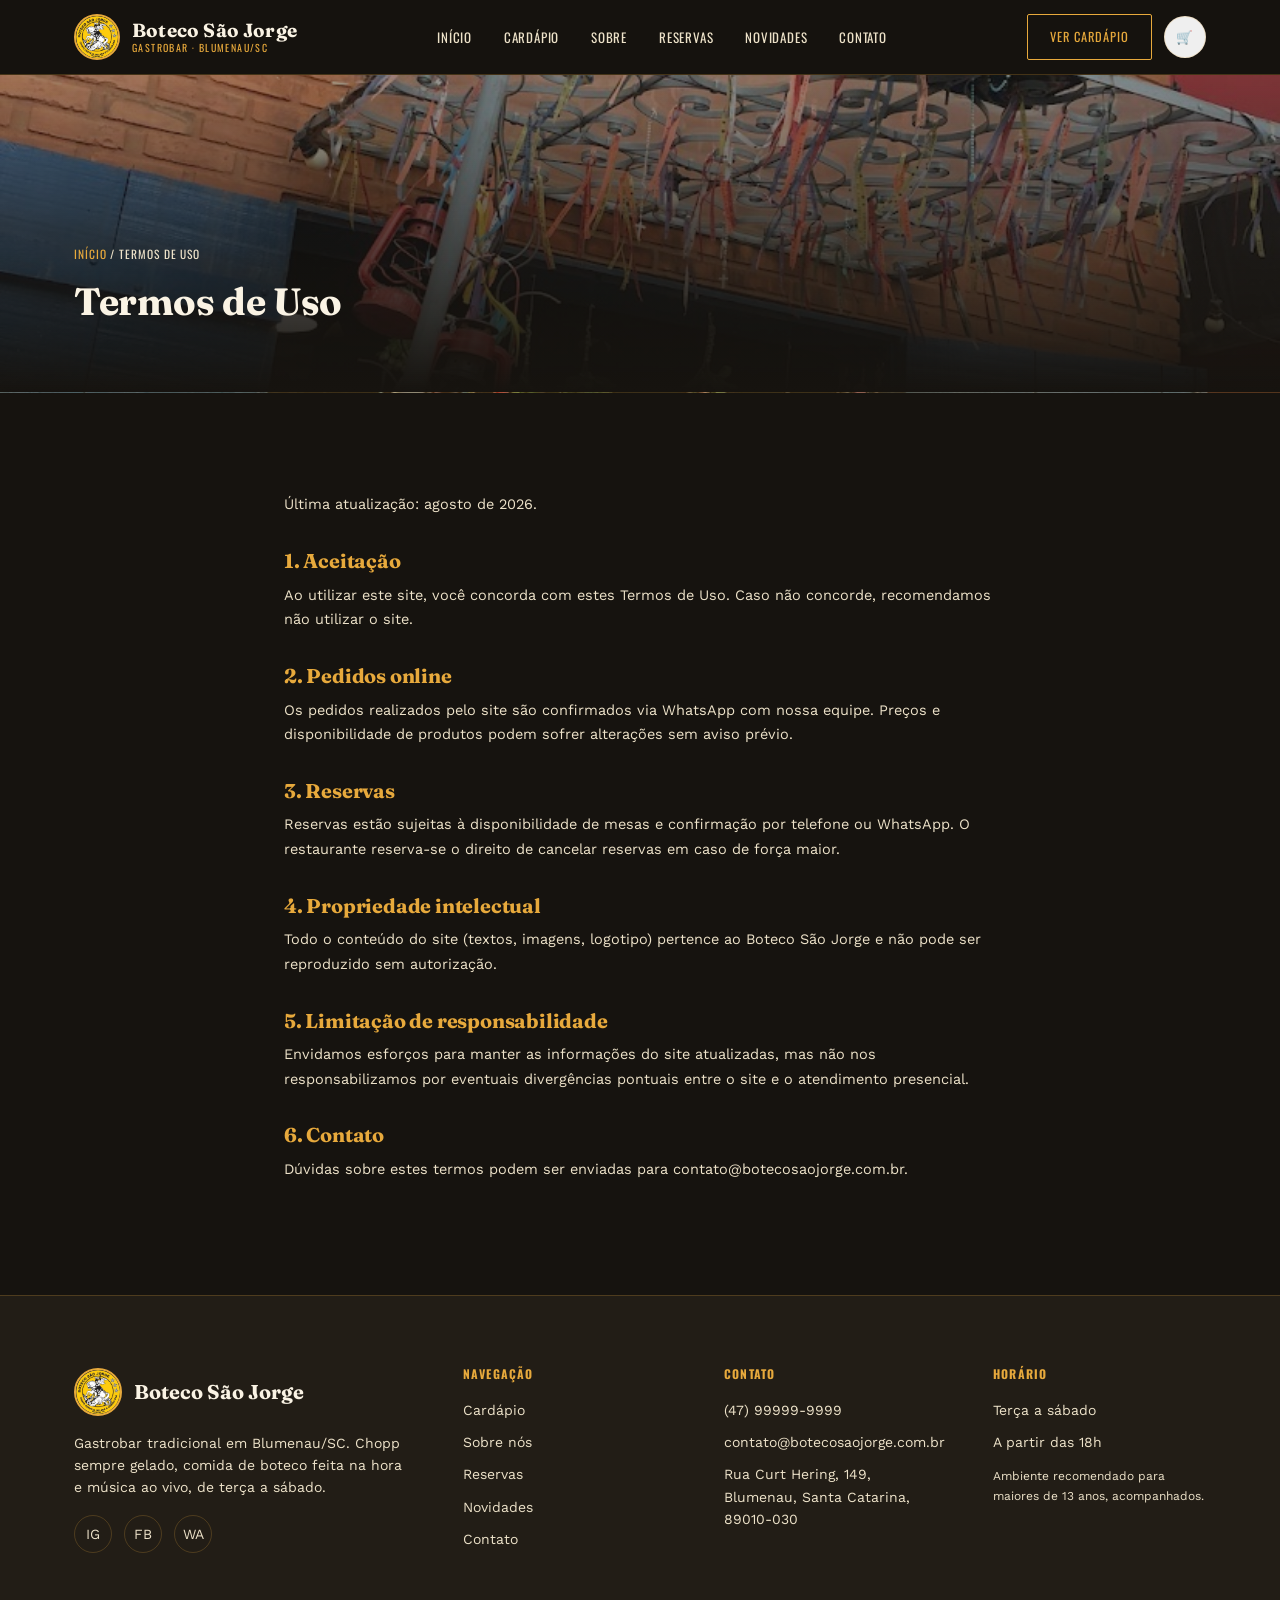
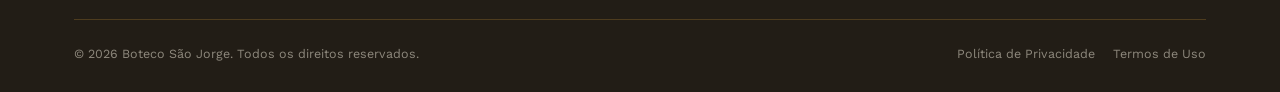
<file: restaurante-site/public/termos-de-uso.html>
<!DOCTYPE html>
<html lang="pt-BR">
<head>
<meta charset="UTF-8">
<meta name="viewport" content="width=device-width, initial-scale=1.0">
<title>Termos de Uso | Boteco São Jorge</title>
<meta name="description" content="Termos de Uso do site do Boteco São Jorge.">
<link rel="canonical" href="https://www.botecosaojorge.com.br/termos-de-uso.html">
<link rel="icon" href="images/logo-sao-jorge.jpg">
<link rel="stylesheet" href="css/style.css">
<style>.legal{max-width:760px; margin:0 auto;} .legal h2{color:var(--gold); font-size:20px; margin:32px 0 12px;} .legal p, .legal li{color:var(--cream-dim); margin-bottom:12px; font-size:14.5px; line-height:1.7;} .legal li{margin-left:20px;}</style>
</head>
<body>
<header class="site-header">
  <div class="header-inner">
    <a href="index.html" class="brand"><img src="images/logo-sao-jorge.jpg" alt="Boteco São Jorge"><div class="brand-text"><strong>Boteco São Jorge</strong><span>Gastrobar · Blumenau/SC</span></div></a>
    <nav class="main-nav"><a href="index.html">Início</a><a href="cardapio.html">Cardápio</a><a href="sobre.html">Sobre</a><a href="reservas.html">Reservas</a><a href="blog.html">Novidades</a><a href="contato.html">Contato</a></nav>
    <div class="header-actions"><a href="cardapio.html" class="btn btn-outline">Ver Cardápio</a><button class="cart-btn" id="cartBtn" aria-label="Abrir carrinho">🛒<span class="cart-count" style="display:none">0</span></button><button class="hamburger" id="hamburgerBtn" aria-label="Abrir menu"><span></span><span></span><span></span></button></div>
  </div>
  <div class="mobile-nav" id="mobileNav"><a href="index.html">Início</a><a href="cardapio.html">Cardápio</a><a href="sobre.html">Sobre</a><a href="reservas.html">Reservas</a><a href="blog.html">Novidades</a><a href="contato.html">Contato</a></div>
</header>
<section class="page-hero"><div class="wrap"><div class="breadcrumb"><a href="index.html">Início</a> / Termos de Uso</div><h1 style="font-size:38px;">Termos de Uso</h1></div></section>
<section><div class="wrap legal">
<p>Última atualização: agosto de 2026.</p>
<h2>1. Aceitação</h2>
<p>Ao utilizar este site, você concorda com estes Termos de Uso. Caso não concorde, recomendamos não utilizar o site.</p>
<h2>2. Pedidos online</h2>
<p>Os pedidos realizados pelo site são confirmados via WhatsApp com nossa equipe. Preços e disponibilidade de produtos podem sofrer alterações sem aviso prévio.</p>
<h2>3. Reservas</h2>
<p>Reservas estão sujeitas à disponibilidade de mesas e confirmação por telefone ou WhatsApp. O restaurante reserva-se o direito de cancelar reservas em caso de força maior.</p>
<h2>4. Propriedade intelectual</h2>
<p>Todo o conteúdo do site (textos, imagens, logotipo) pertence ao Boteco São Jorge e não pode ser reproduzido sem autorização.</p>
<h2>5. Limitação de responsabilidade</h2>
<p>Envidamos esforços para manter as informações do site atualizadas, mas não nos responsabilizamos por eventuais divergências pontuais entre o site e o atendimento presencial.</p>
<h2>6. Contato</h2>
<p>Dúvidas sobre estes termos podem ser enviadas para contato@botecosaojorge.com.br.</p>
</div></section>
<footer class="site-footer" id="footer"></footer>
<div class="mobile-cta-bar">
  <a href="cardapio.html" class="mcta-btn primary">Ver Cardápio</a>
  <a href="https://wa.me/554799999999" target="_blank" rel="noopener" class="mcta-btn whatsapp" data-wa-click>WhatsApp</a>
</div>
<script src="js/data.js"></script><script src="js/footer.js"></script><script src="js/app.js"></script>
</body></html>
</file>
<file: restaurante-site/public/css/style.css>
/* ============================================================
   BOTECO SÃO JORGE — Design System
   Gold #E7A93C · Charcoal #16130F · Cream #FAF3E4 · Vinho #7A1F2B
   Display: "Fraunces" · Body: "Work Sans" · Eyebrow: "Oswald"
   ============================================================ */

@import url('https://fonts.googleapis.com/css2?family=Fraunces:opsz,wght@9..144,400;9..144,600;9..144,700;9..144,900&family=Work+Sans:wght@400;500;600;700&family=Oswald:wght@500;600&display=swap');

:root{
  --gold: #E7A93C;
  --gold-deep: #C4862A;
  --charcoal: #16130F;
  --charcoal-soft: #221D16;
  --cream: #FAF3E4;
  --cream-dim: #EDE2C9;
  --vinho: #7A1F2B;
  --vinho-bright: #9C2A38;
  --ink: #1B1712;
  --line: rgba(231,169,60,0.22);

  --display: 'Fraunces', serif;
  --body: 'Work Sans', sans-serif;
  --eyebrow: 'Oswald', sans-serif;

  --radius: 4px;
  --shadow: 0 12px 32px rgba(0,0,0,0.35);
  --container: 1180px;
}

*{box-sizing:border-box; margin:0; padding:0;}
html{scroll-behavior:smooth;}
body{
  background:var(--charcoal);
  color:var(--cream);
  font-family:var(--body);
  line-height:1.6;
  -webkit-font-smoothing:antialiased;
}
img{max-width:100%; display:block;}
a{color:inherit; text-decoration:none;}
ul{list-style:none;}
button{font-family:inherit; cursor:pointer;}
input,textarea,select{font-family:inherit;}

.wrap{max-width:var(--container); margin:0 auto; padding:0 24px;}

h1,h2,h3,h4{font-family:var(--display); font-weight:700; line-height:1.08; letter-spacing:-0.01em;}
.eyebrow{
  font-family:var(--eyebrow); font-size:12.5px; letter-spacing:0.18em; text-transform:uppercase;
  color:var(--gold); display:flex; align-items:center; gap:10px; margin-bottom:14px; font-weight:600;
}
.eyebrow::before{content:''; width:22px; height:1px; background:var(--gold);}

/* medallion divider — echoes the round brasão of the logo */
.medallion{
  width:46px; height:46px; border-radius:50%;
  border:1.5px solid var(--gold);
  display:flex; align-items:center; justify-content:center;
  position:relative; flex-shrink:0;
}
.medallion::after{content:''; width:6px; height:6px; border-radius:50%; background:var(--gold);}
.medallion::before{
  content:''; position:absolute; inset:-8px; border:1px solid var(--line); border-radius:50%;
}

/* focus visibility */
a:focus-visible, button:focus-visible, input:focus-visible, textarea:focus-visible{
  outline:2px solid var(--gold); outline-offset:3px;
}
@media (prefers-reduced-motion: reduce){
  *{animation-duration:0.01ms !important; transition-duration:0.01ms !important; scroll-behavior:auto !important;}
}

/* ---------- Header ---------- */
.site-header{
  position:sticky; top:0; z-index:100;
  background:rgba(22,19,15,0.92); backdrop-filter:blur(10px);
  border-bottom:1px solid var(--line);
}
.header-inner{display:flex; align-items:center; justify-content:space-between; padding:14px 24px; max-width:var(--container); margin:0 auto;}
.brand{display:flex; align-items:center; gap:12px;}
.brand img{width:46px; height:46px; border-radius:50%; border:2px solid var(--gold);}
.brand-text{display:flex; flex-direction:column; line-height:1.15;}
.brand-text strong{font-family:var(--display); font-size:19px; color:var(--cream); letter-spacing:0.01em;}
.brand-text span{font-family:var(--eyebrow); font-size:10px; letter-spacing:0.14em; color:var(--gold); text-transform:uppercase;}

.main-nav{display:flex; align-items:center; gap:32px;}
.main-nav a{
  font-family:var(--eyebrow); font-size:13px; letter-spacing:0.06em; text-transform:uppercase;
  color:var(--cream-dim); position:relative; padding:6px 0; transition:color .2s;
}
.main-nav a::after{content:''; position:absolute; left:0; bottom:0; width:0; height:1.5px; background:var(--gold); transition:width .25s ease;}
.main-nav a:hover, .main-nav a.active{color:var(--gold);}
.main-nav a:hover::after, .main-nav a.active::after{width:100%;}

.header-actions{display:flex; align-items:center; gap:12px;}
.btn{
  font-family:var(--eyebrow); font-size:12.5px; letter-spacing:0.08em; text-transform:uppercase;
  padding:12px 22px; border-radius:2px; border:1px solid transparent; transition:all .2s ease;
  display:inline-flex; align-items:center; gap:8px; white-space:nowrap;
}
.btn-primary{background:var(--gold); color:var(--charcoal); font-weight:600;}
.btn-primary:hover{background:var(--cream); transform:translateY(-1px);}
.btn-outline{border-color:var(--gold); color:var(--gold);}
.btn-outline:hover{background:var(--gold); color:var(--charcoal);}
.btn-ghost{color:var(--cream-dim); border-color:var(--line);}
.btn-ghost:hover{border-color:var(--gold); color:var(--gold);}

.cart-btn{position:relative; padding:10px; border:1px solid var(--line); border-radius:50%; width:42px; height:42px; display:flex; align-items:center; justify-content:center;}
.cart-btn:hover{border-color:var(--gold);}
.cart-count{
  position:absolute; top:-6px; right:-6px; background:var(--vinho-bright); color:var(--cream);
  font-size:10px; font-weight:700; border-radius:50%; width:18px; height:18px;
  display:flex; align-items:center; justify-content:center; font-family:var(--eyebrow);
}
.hamburger{display:none; flex-direction:column; gap:5px; width:26px; background:none; border:none;}
.hamburger span{display:block; width:100%; height:2px; background:var(--gold);}

.mobile-nav{display:none; flex-direction:column; background:var(--charcoal-soft); border-bottom:1px solid var(--line);}
.mobile-nav.open{display:flex;}
.mobile-nav a{padding:16px 24px; border-bottom:1px solid var(--line); font-family:var(--eyebrow); font-size:14px; letter-spacing:0.06em; text-transform:uppercase; color:var(--cream-dim);}

/* ---------- Hero ---------- */
.hero{
  position:relative; min-height:88vh; display:flex; align-items:center;
  background:
    linear-gradient(180deg, rgba(22,19,15,0.55) 0%, rgba(22,19,15,0.88) 78%, var(--charcoal) 100%),
    radial-gradient(ellipse at 70% 20%, rgba(231,169,60,0.16), transparent 55%),
    url('../images/hero-bg.jpg') center/cover;
  overflow:hidden;
}
.hero-content{max-width:640px; padding:120px 0 80px;}
.hero .eyebrow{color:var(--gold);}
.hero h1{font-size:clamp(42px,6.4vw,76px); color:var(--cream); margin-bottom:20px;}
.hero h1 em{color:var(--gold); font-style:normal;}
.hero p{font-size:18px; color:var(--cream-dim); max-width:480px; margin-bottom:36px;}
.hero-ctas{display:flex; gap:16px; flex-wrap:wrap;}
.hero-badges{display:flex; gap:28px; margin-top:56px; flex-wrap:wrap;}
.hero-badge{display:flex; align-items:center; gap:10px;}
.hero-badge strong{font-family:var(--display); font-size:22px; color:var(--gold); display:block;}
.hero-badge span{font-family:var(--eyebrow); font-size:10.5px; letter-spacing:0.1em; color:var(--cream-dim); text-transform:uppercase;}

/* ---------- Sections ---------- */
section{padding:100px 0;}
.section-head{display:flex; justify-content:space-between; align-items:flex-end; gap:32px; margin-bottom:56px; flex-wrap:wrap;}
.section-head h2{font-size:clamp(30px,4vw,44px); color:var(--cream);}
.section-head p{color:var(--cream-dim); max-width:420px; font-size:15px;}
.section-alt{background:var(--charcoal-soft); border-top:1px solid var(--line); border-bottom:1px solid var(--line);}

/* Destaques / dish cards */
.grid-3{display:grid; grid-template-columns:repeat(3,1fr); gap:28px;}
.grid-4{display:grid; grid-template-columns:repeat(4,1fr); gap:24px;}
.dish-card{
  background:var(--charcoal-soft); border:1px solid var(--line); border-radius:var(--radius);
  overflow:hidden; transition:transform .3s ease, border-color .3s ease;
}
.dish-card:hover{transform:translateY(-6px); border-color:var(--gold);}
.dish-img{aspect-ratio:4/3; overflow:hidden; position:relative;}
.dish-img img{width:100%; height:100%; object-fit:cover; transition:transform .5s ease;}
.dish-card:hover .dish-img img{transform:scale(1.06);}
.dish-tag{position:absolute; top:12px; left:12px; background:var(--vinho-bright); color:var(--cream); font-family:var(--eyebrow); font-size:10px; letter-spacing:0.08em; padding:5px 10px; text-transform:uppercase; border-radius:2px;}
.dish-body{padding:20px;}
.dish-body h3{font-size:19px; color:var(--cream); margin-bottom:6px;}
.dish-body p{font-size:13.5px; color:var(--cream-dim); margin-bottom:14px; min-height:38px;}
.dish-row{display:flex; align-items:center; justify-content:space-between;}
.price{font-family:var(--display); font-size:20px; color:var(--gold); font-weight:600;}
.add-btn{
  width:38px; height:38px; border-radius:50%; border:1px solid var(--gold); color:var(--gold);
  background:transparent; font-size:18px; line-height:1; transition:all .2s;
}
.add-btn:hover{background:var(--gold); color:var(--charcoal);}

/* História / Sobre */
.split{display:grid; grid-template-columns:1fr 1fr; gap:64px; align-items:center;}
.split img{border-radius:var(--radius); box-shadow:var(--shadow);}
.split-text p{color:var(--cream-dim); margin-bottom:16px; font-size:15.5px;}
.split-text .signature{font-family:var(--display); font-style:italic; font-size:20px; color:var(--gold); margin-top:24px;}

/* Diferenciais */
.feat-grid{display:grid; grid-template-columns:repeat(4,1fr); gap:1px; background:var(--line); border:1px solid var(--line);}
.feat{background:var(--charcoal); padding:36px 28px;}
.feat .medallion{margin-bottom:20px;}
.feat h3{font-size:17px; color:var(--cream); margin-bottom:10px;}
.feat p{font-size:13.5px; color:var(--cream-dim);}

/* Eventos / Promoções */
.event-strip{display:flex; gap:20px; overflow-x:auto; padding-bottom:8px; scrollbar-width:thin;}
.event-card{
  min-width:280px; background:var(--charcoal-soft); border:1px solid var(--line);
  border-radius:var(--radius); overflow:hidden; flex-shrink:0;
}
.event-card .dish-img{aspect-ratio:16/10;}
.event-day{font-family:var(--eyebrow); font-size:11px; color:var(--vinho-bright); text-transform:uppercase; letter-spacing:0.08em; margin-bottom:6px;}

/* Depoimentos */
.testi-grid{display:grid; grid-template-columns:repeat(3,1fr); gap:24px;}
.testi{background:var(--charcoal-soft); border:1px solid var(--line); border-radius:var(--radius); padding:32px;}
.stars{color:var(--gold); font-size:14px; margin-bottom:14px; letter-spacing:2px;}
.testi p{color:var(--cream-dim); font-size:14.5px; margin-bottom:20px; font-style:italic;}
.testi-name{font-family:var(--eyebrow); font-size:12px; letter-spacing:0.06em; text-transform:uppercase; color:var(--cream);}

/* Instagram strip */
.insta-grid{display:grid; grid-template-columns:repeat(6,1fr); gap:4px;}
.insta-grid a{aspect-ratio:1; overflow:hidden; position:relative;}
.insta-grid img{width:100%; height:100%; object-fit:cover; transition:transform .4s;}
.insta-grid a:hover img{transform:scale(1.08);}

/* CTA band */
.cta-band{
  background:linear-gradient(120deg, var(--vinho) 0%, var(--vinho-bright) 100%);
  padding:64px 0; text-align:center;
}
.cta-band h2{color:var(--cream); font-size:clamp(26px,3.6vw,38px); margin-bottom:14px;}
.cta-band p{color:rgba(250,243,228,0.8); margin-bottom:28px;}
.cta-band .btn-primary{background:var(--gold);}

/* ---------- Footer ---------- */
.site-footer{background:var(--charcoal-soft); border-top:1px solid var(--line); padding:72px 0 28px;}
.footer-grid{display:grid; grid-template-columns:1.6fr 1fr 1fr 1fr; gap:48px; margin-bottom:56px;}
.footer-col h4{font-family:var(--eyebrow); font-size:12px; letter-spacing:0.1em; text-transform:uppercase; color:var(--gold); margin-bottom:18px;}
.footer-col a, .footer-col p{display:block; color:var(--cream-dim); font-size:14px; margin-bottom:10px;}
.footer-col a:hover{color:var(--gold);}
.footer-brand{display:flex; gap:12px; align-items:center; margin-bottom:16px;}
.footer-brand img{width:48px; height:48px; border-radius:50%; border:2px solid var(--gold);}
.footer-brand strong{font-family:var(--display); font-size:20px; color:var(--cream);}
.social-row{display:flex; gap:12px; margin-top:16px;}
.social-row a{width:38px; height:38px; border:1px solid var(--line); border-radius:50%; display:flex; align-items:center; justify-content:center;}
.social-row a:hover{border-color:var(--gold); color:var(--gold);}
.footer-bottom{
  border-top:1px solid var(--line); padding-top:24px; display:flex; justify-content:space-between;
  font-size:12.5px; color:rgba(250,243,228,0.5); flex-wrap:wrap; gap:12px;
}
.footer-bottom a{color:rgba(250,243,228,0.5);}
.footer-bottom a:hover{color:var(--gold);}

/* WhatsApp float */
.whatsapp-float{
  position:fixed; bottom:26px; right:26px; width:58px; height:58px; border-radius:50%;
  background:#25D366; display:flex; align-items:center; justify-content:center; z-index:90;
  box-shadow:0 8px 24px rgba(0,0,0,0.4); transition:transform .2s;
}
.whatsapp-float:hover{transform:scale(1.08);}
.whatsapp-float svg{width:28px; height:28px; fill:#fff;}

/* ---------- Cardápio page ---------- */
.menu-toolbar{
  display:flex; gap:16px; align-items:center; flex-wrap:wrap; margin-bottom:40px;
  position:sticky; top:75px; background:var(--charcoal); z-index:40; padding:16px 0; border-bottom:1px solid var(--line);
}
.search-box{
  flex:1; min-width:220px; display:flex; align-items:center; gap:10px; background:var(--charcoal-soft);
  border:1px solid var(--line); border-radius:2px; padding:12px 16px;
}
.search-box input{background:none; border:none; color:var(--cream); width:100%; font-size:14px;}
.search-box input::placeholder{color:var(--cream-dim);}
.filter-chips{display:flex; gap:8px; flex-wrap:wrap;}
.chip{
  font-family:var(--eyebrow); font-size:12px; letter-spacing:0.05em; text-transform:uppercase;
  padding:10px 18px; border:1px solid var(--line); border-radius:20px; color:var(--cream-dim); transition:all .2s;
}
.chip.active, .chip:hover{border-color:var(--gold); color:var(--gold);}
.menu-category{margin-bottom:64px;}
.menu-category h2{font-size:26px; color:var(--gold); margin-bottom:6px;}
.menu-category .cat-desc{color:var(--cream-dim); font-size:14px; margin-bottom:28px;}
.menu-grid{display:grid; grid-template-columns:repeat(3,1fr); gap:24px;}
.tag-row{display:flex; gap:6px; margin-bottom:10px; flex-wrap:wrap;}
.tag{font-size:10px; font-family:var(--eyebrow); letter-spacing:0.05em; text-transform:uppercase; color:var(--charcoal); background:var(--gold); padding:3px 8px; border-radius:2px;}
.tag.veg{background:#6E9B5C; color:#fff;}
.tag.alerg{background:var(--vinho-bright); color:#fff;}
.no-results{text-align:center; padding:80px 0; color:var(--cream-dim); display:none;}
.sequencia-card{display:grid; grid-template-columns:1fr 1.3fr; gap:0; overflow:hidden;}
.sequencia-card ul{list-style:disc;}
@media (max-width:768px){
  .sequencia-card{grid-template-columns:1fr;}
  .sequencia-card .dish-img{aspect-ratio:16/10; height:auto;}
}

/* ---------- Cart drawer ---------- */
.cart-overlay{position:fixed; inset:0; background:rgba(0,0,0,0.6); z-index:150; opacity:0; pointer-events:none; transition:opacity .3s;}
.cart-overlay.open{opacity:1; pointer-events:auto;}
.cart-drawer{
  position:fixed; top:0; right:0; height:100vh; width:420px; max-width:92vw; background:var(--charcoal-soft);
  border-left:1px solid var(--line); z-index:160; transform:translateX(100%); transition:transform .35s ease;
  display:flex; flex-direction:column;
}
.cart-drawer.open{transform:translateX(0);}
.cart-head{display:flex; justify-content:space-between; align-items:center; padding:24px; border-bottom:1px solid var(--line);}
.cart-head h3{font-size:20px; color:var(--cream);}
.close-btn{background:none; border:none; color:var(--cream-dim); font-size:22px;}
.close-btn:hover{color:var(--gold);}
.cart-items{flex:1; overflow-y:auto; padding:16px 24px;}
.cart-item{display:flex; gap:14px; padding:16px 0; border-bottom:1px solid var(--line);}
.cart-item img{width:64px; height:64px; object-fit:cover; border-radius:2px;}
.cart-item-info{flex:1;}
.cart-item-info h4{font-size:14.5px; color:var(--cream); margin-bottom:4px;}
.cart-item-info .obs{font-size:12px; color:var(--cream-dim); font-style:italic; margin-bottom:6px;}
.qty-control{display:flex; align-items:center; gap:10px;}
.qty-control button{width:24px; height:24px; border:1px solid var(--line); background:none; color:var(--cream); border-radius:50%;}
.qty-control span{font-size:13px; min-width:16px; text-align:center;}
.remove-item{font-size:11px; color:var(--vinho-bright); margin-left:auto; text-decoration:underline;}
.cart-empty{text-align:center; padding:60px 20px; color:var(--cream-dim);}
.cart-summary{padding:24px; border-top:1px solid var(--line);}
.summary-row{display:flex; justify-content:space-between; font-size:14px; color:var(--cream-dim); margin-bottom:10px;}
.summary-row.total{font-size:18px; color:var(--cream); font-weight:700; font-family:var(--display);}

/* ---------- Checkout modal ---------- */
.modal-overlay{position:fixed; inset:0; background:rgba(0,0,0,0.7); z-index:200; display:none; align-items:center; justify-content:center; padding:20px;}
.modal-overlay.open{display:flex;}
.modal{background:var(--charcoal-soft); border:1px solid var(--line); border-radius:var(--radius); max-width:560px; width:100%; max-height:88vh; overflow-y:auto; padding:36px;}
.modal h3{font-size:24px; color:var(--cream); margin-bottom:24px;}
.form-group{margin-bottom:18px;}
.form-group label{display:block; font-family:var(--eyebrow); font-size:11px; letter-spacing:0.08em; text-transform:uppercase; color:var(--gold); margin-bottom:8px;}
.form-group input, .form-group textarea, .form-group select{
  width:100%; background:var(--charcoal); border:1px solid var(--line); color:var(--cream);
  padding:13px 14px; border-radius:2px; font-size:14.5px;
}
.form-group input:focus, .form-group textarea:focus, .form-group select:focus{border-color:var(--gold); outline:none;}
.form-row{display:grid; grid-template-columns:1fr 1fr; gap:14px;}
.radio-row{display:flex; gap:14px;}
.radio-opt{flex:1; border:1px solid var(--line); border-radius:2px; padding:14px; text-align:center; cursor:pointer; font-family:var(--eyebrow); font-size:12.5px; letter-spacing:0.05em; text-transform:uppercase;}
.radio-opt.selected{border-color:var(--gold); color:var(--gold); background:rgba(231,169,60,0.08);}
.error-msg{color:var(--vinho-bright); font-size:12px; margin-top:6px; display:none;}
.field-error .error-msg{display:block;}
.field-error input, .field-error textarea{border-color:var(--vinho-bright);}
.checkbox-row{display:flex; gap:10px; align-items:flex-start; font-size:12.5px; color:var(--cream-dim);}
.checkbox-row input{width:16px; height:16px; margin-top:2px;}
.success-msg{text-align:center; padding:40px 20px;}
.success-msg .medallion{margin:0 auto 20px; width:64px; height:64px;}
.success-msg h3{margin-bottom:10px;}
.success-msg p{color:var(--cream-dim); font-size:14px;}

/* ---------- Page hero (interna) ---------- */
.page-hero{
  padding:170px 0 70px; background:linear-gradient(180deg, rgba(22,19,15,0.4), var(--charcoal)), url('../images/hero-bg.jpg') center/cover;
  border-bottom:1px solid var(--line);
}
.page-hero h1{font-size:clamp(36px,5vw,58px); color:var(--cream);}
.breadcrumb{font-family:var(--eyebrow); font-size:11.5px; letter-spacing:0.08em; text-transform:uppercase; color:var(--cream-dim); margin-bottom:18px;}
.breadcrumb a{color:var(--gold);}

/* ---------- Contato / Reservas ---------- */
.contact-grid{display:grid; grid-template-columns:1fr 1fr; gap:56px;}
.info-item{display:flex; gap:16px; margin-bottom:28px;}
.info-item .medallion{margin-top:2px;}
.info-item h4{font-size:15px; color:var(--cream); margin-bottom:4px;}
.info-item p, .info-item a{font-size:14px; color:var(--cream-dim);}
.map-frame{border-radius:var(--radius); overflow:hidden; border:1px solid var(--line); margin-top:32px;}
.map-frame iframe{width:100%; height:280px; border:0; filter:grayscale(0.3) contrast(1.1);}

/* ---------- Blog ---------- */
.blog-grid{display:grid; grid-template-columns:repeat(3,1fr); gap:28px;}
.blog-card{background:var(--charcoal-soft); border:1px solid var(--line); border-radius:var(--radius); overflow:hidden;}
.blog-card .dish-img{aspect-ratio:16/10;}
.blog-body{padding:22px;}
.blog-meta{font-family:var(--eyebrow); font-size:10.5px; letter-spacing:0.06em; text-transform:uppercase; color:var(--gold); margin-bottom:10px;}
.blog-body h3{font-size:18px; color:var(--cream); margin-bottom:10px; line-height:1.3;}
.blog-body p{font-size:13.5px; color:var(--cream-dim);}

/* ---------- 404 ---------- */
.error-page{min-height:80vh; display:flex; flex-direction:column; align-items:center; justify-content:center; text-align:center; padding:40px 24px;}
.error-page .big{font-family:var(--display); font-size:clamp(80px,14vw,180px); color:var(--gold); line-height:1;}

/* ---------- Responsive ---------- */
@media (max-width:1024px){
  .grid-4{grid-template-columns:repeat(2,1fr);}
  .feat-grid{grid-template-columns:repeat(2,1fr);}
  .footer-grid{grid-template-columns:1fr 1fr;}
  .split{grid-template-columns:1fr; gap:36px;}
  .menu-grid, .grid-3, .testi-grid, .blog-grid{grid-template-columns:repeat(2,1fr);}
  .insta-grid{grid-template-columns:repeat(4,1fr);}
  .contact-grid{grid-template-columns:1fr;}
}
@media (max-width:768px){
  .main-nav{display:none;}
  .hamburger{display:flex;}
  .header-actions .btn-outline{display:none;}
  .hero-content{padding:96px 0 48px;}
  .hero{min-height:auto; padding-bottom:20px;}
  .grid-4, .feat-grid, .footer-grid, .menu-grid, .grid-3, .testi-grid, .blog-grid{grid-template-columns:1fr;}
  .insta-grid{grid-template-columns:repeat(3,1fr);}
  section{padding:52px 0;}
  .section-head{margin-bottom:32px;}
  .cart-drawer{width:100%;}
  .form-row{grid-template-columns:1fr;}
  .menu-toolbar{top:60px; flex-direction:column; align-items:stretch;}
  .hero-badges{gap:20px;}
  .hero-ctas{width:100%;}
  .hero-ctas .btn{flex:1; justify-content:center;}
  /* larger touch targets */
  .btn, .chip{min-height:46px;}
  .add-btn{width:42px; height:42px;}
  .cart-btn{width:46px; height:46px;}
  /* room for the sticky mobile CTA bar */
  body{padding-bottom:76px;}
  .whatsapp-float{bottom:92px; right:16px; width:52px; height:52px;}
  .footer-bottom{flex-direction:column; align-items:flex-start;}
}
@media (max-width:480px){
  .wrap{padding:0 18px;}
  .hero h1{font-size:clamp(32px,9vw,42px);}
  .hero p{font-size:15.5px;}
  .hero-badge strong{font-size:19px;}
  .page-hero{padding:130px 0 44px;}
  .page-hero h1{font-size:clamp(28px,8vw,36px);}
  .insta-grid{grid-template-columns:repeat(2,1fr);}
  .dish-body{padding:16px;}
  .modal{padding:24px;}
  .cta-band{padding:44px 0;}
  .cta-band h2{font-size:24px;}
  .footer-brand strong{font-size:18px;}
  .header-inner{padding:10px 16px;}
  .brand img{width:38px; height:38px;}
  .brand-text strong{font-size:16px;}
  .brand-text span{font-size:9px;}
  .header-actions{gap:8px;}
  .mobile-cta-bar .mcta-btn{font-size:12px; padding:12px 6px;}
}

.status-badge{
  display:inline-flex; align-items:center; gap:6px; font-family:var(--eyebrow); font-size:11.5px;
  letter-spacing:0.06em; text-transform:uppercase; padding:8px 14px; border-radius:20px;
  border:1px solid var(--line); margin-bottom:20px;
}
.status-open{color:#6E9B5C; border-color:#6E9B5C;}
.status-closed{color:var(--cream-dim);}

/* ---------- Mobile sticky CTA bar (conversão) ---------- */
.mobile-cta-bar{
  display:none;
  position:fixed; bottom:0; left:0; right:0; z-index:95;
  background:rgba(22,19,15,0.97); backdrop-filter:blur(10px);
  border-top:1px solid var(--line);
  padding:10px 14px calc(10px + env(safe-area-inset-bottom));
  gap:10px;
}
.mobile-cta-bar .mcta-btn{
  flex:1; display:flex; align-items:center; justify-content:center; gap:8px;
  font-family:var(--eyebrow); font-size:13px; letter-spacing:0.05em; text-transform:uppercase;
  padding:13px 10px; border-radius:2px; min-height:46px;
}
.mcta-btn.primary{background:var(--gold); color:var(--charcoal); font-weight:600;}
.mcta-btn.whatsapp{background:#25D366; color:#fff; font-weight:600;}
@media (max-width:768px){
  .mobile-cta-bar{display:flex;}
}
</file>
